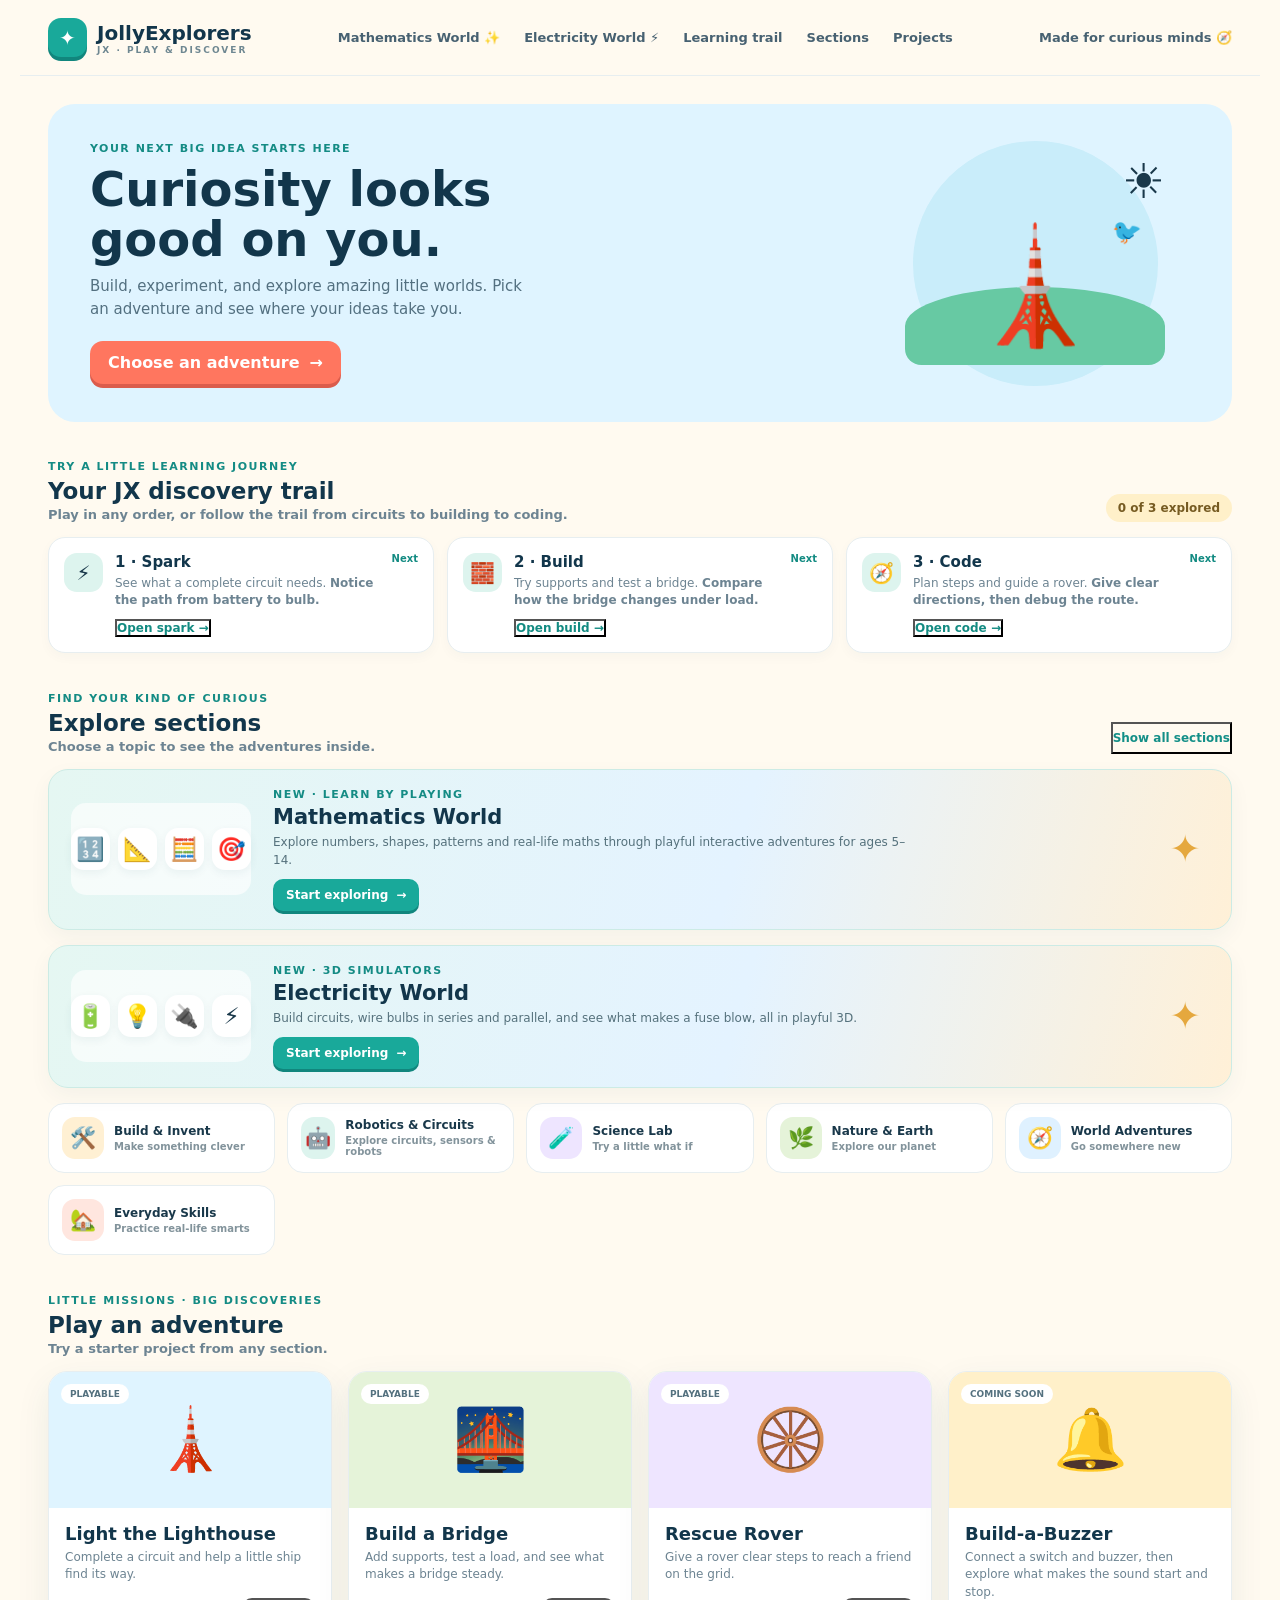
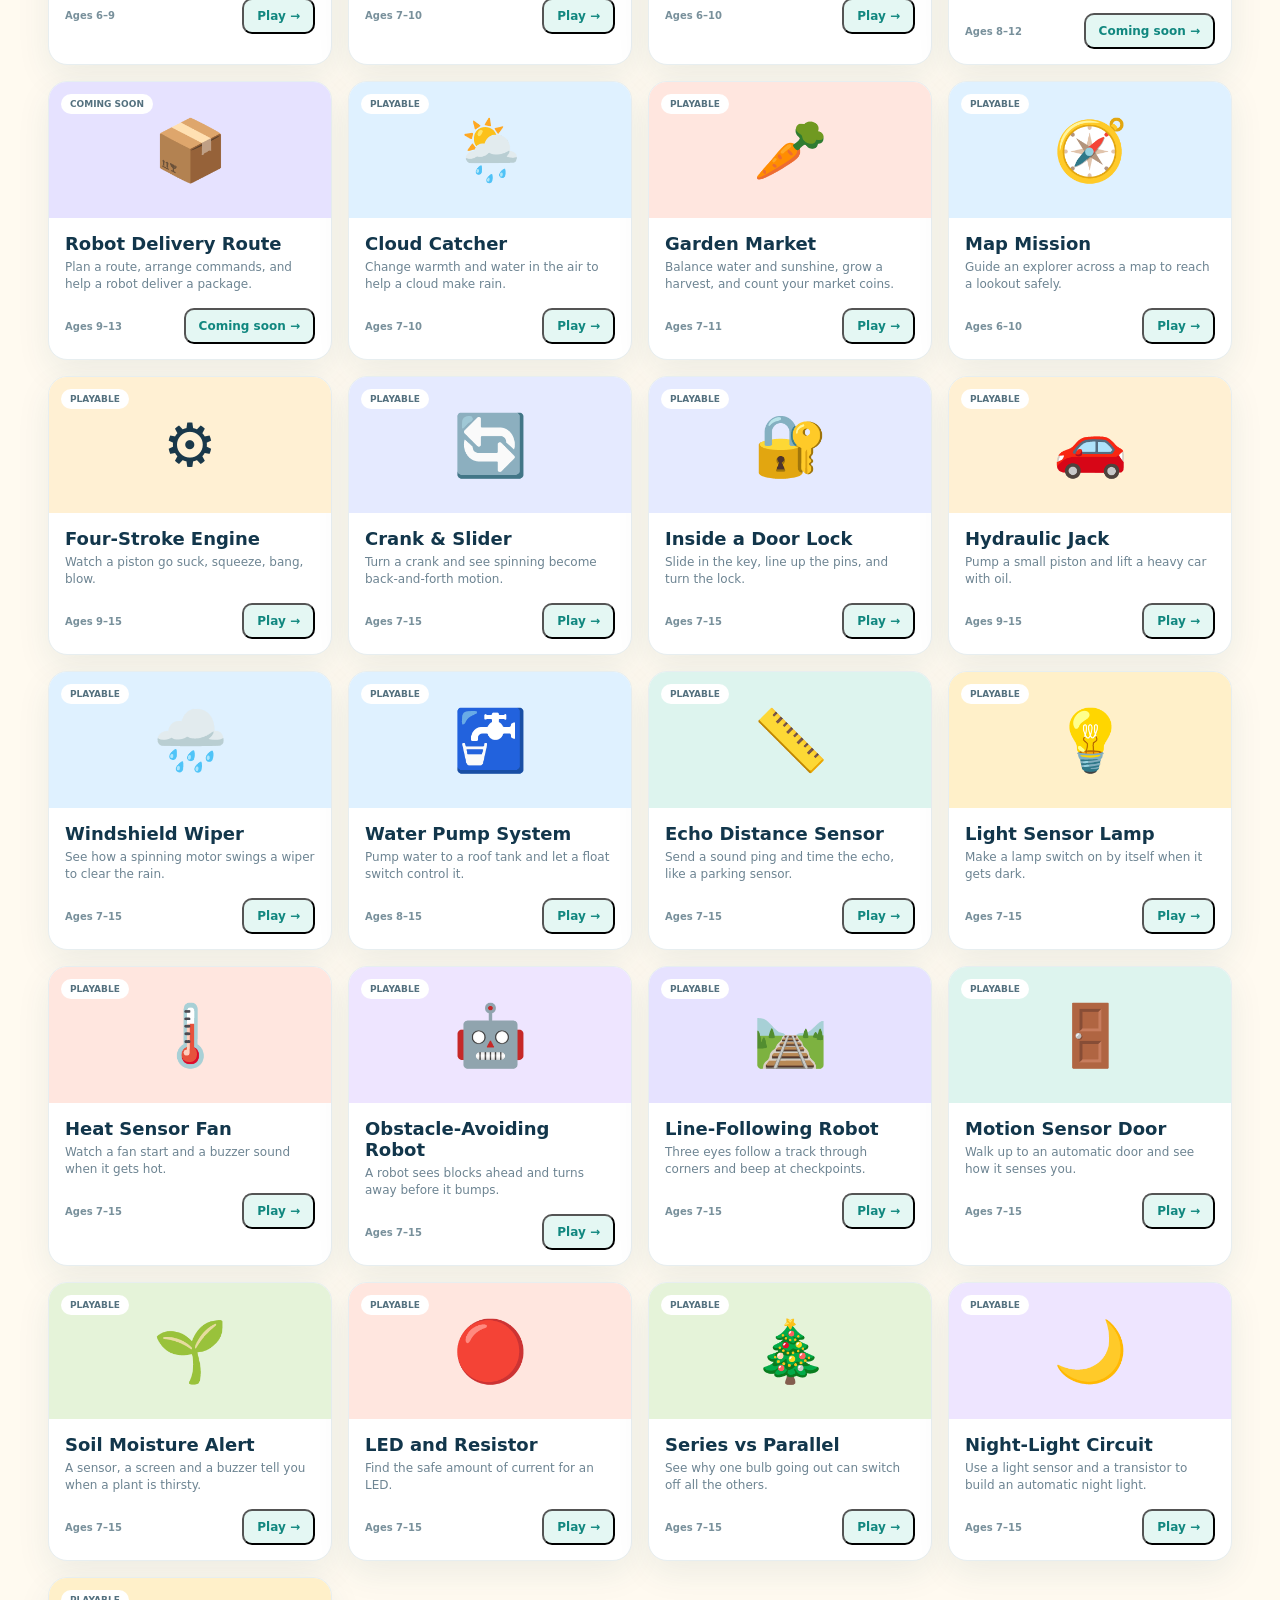
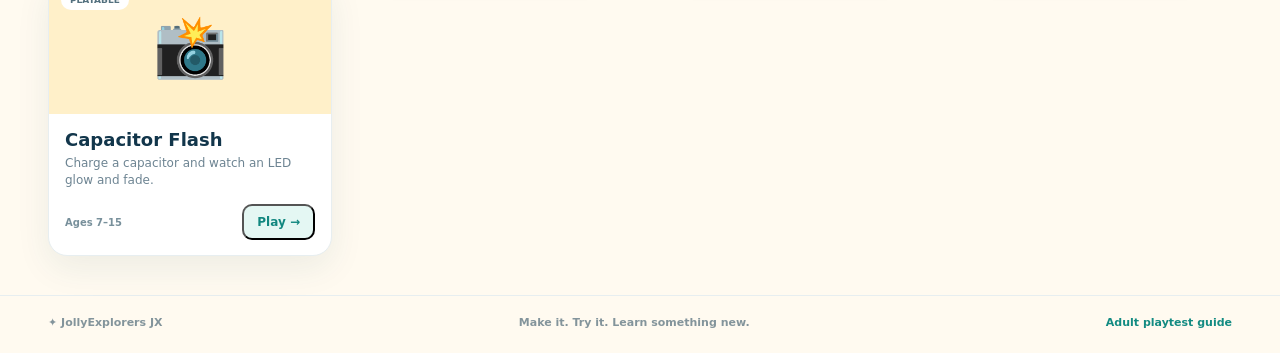
<file: index.html>
<!doctype html>
<html lang="en">
<head>
<meta charset="utf-8"><meta name="viewport" content="width=device-width, initial-scale=1"><meta name="theme-color" content="#fffaf0">
<title>JollyExplorers JX — Play & Discover</title><link rel="stylesheet" href="styles.css?v=mathworld-card-v2">
<script defer src="simulators/lighthouse.js"></script><script defer src="simulators/bridge.js"></script><script defer src="simulators/rover.js"></script><script defer src="simulators/extra.js?v=7eebf31"></script><script defer src="simulators/mechanics.js?v=mechanics1"></script><script defer src="app.js?v=mechanics5"></script>
</head>
<body>
<header class="site-header wrap"><a class="brand" href="#top" aria-label="JollyExplorers home"><span class="brand-mark">✦</span><span>JollyExplorers<small>JX · PLAY & DISCOVER</small></span></a><nav aria-label="Main navigation"><a href="mathematics/">Mathematics World ✨</a><a href="Electricity/">Electricity World ⚡</a><a href="#trail">Learning trail</a><a href="#explore">Sections</a><a href="#projects">Projects</a></nav><span class="header-note">Made for curious minds <span aria-hidden="true">🧭</span></span></header>
<main id="top" class="wrap">
<section class="hero" aria-labelledby="hero-title"><div class="hero-copy"><p class="eyebrow">Your next big idea starts here</p><h1 id="hero-title">Curiosity looks<br>good on you.</h1><p class="hero-lede">Build, experiment, and explore amazing little worlds. Pick an adventure and see where your ideas take you.</p><a class="button button-coral" href="#projects">Choose an adventure <span aria-hidden="true">→</span></a></div><div class="hero-art" aria-hidden="true"><span class="sun">☀️</span><span class="bird">🐦</span><span class="island"></span><span class="lighthouse">🗼</span></div></section>
<section id="trail" class="trail-section" aria-labelledby="trail-title"><div class="section-heading"><div><p class="eyebrow">Try a little learning journey</p><h2 id="trail-title">Your JX discovery trail</h2><p>Play in any order, or follow the trail from circuits to building to coding.</p></div><span id="trail-progress" class="progress-pill" aria-live="polite">0 of 3 explored</span></div><div class="trail-grid" id="trail-cards"></div></section>
<section id="explore" class="section" aria-labelledby="section-title"><div class="section-heading"><div><p class="eyebrow">Find your kind of curious</p><h2 id="section-title">Explore sections</h2><p>Choose a topic to see the adventures inside.</p></div><button id="show-all" class="text-button" type="button">Show all sections</button></div><a class="math-feature-card" href="mathematics/" aria-label="Open Mathematics World">
<div class="math-feature-art" aria-hidden="true"><span>🔢</span><span>📐</span><span>🧮</span><span>🎯</span></div>
<div class="math-feature-copy"><p class="eyebrow">NEW · LEARN BY PLAYING</p><h3>Mathematics World</h3><p>Explore numbers, shapes, patterns and real-life maths through playful interactive adventures for ages 5–14.</p><span class="math-feature-cta">Start exploring <span aria-hidden="true">→</span></span></div>
<div class="math-feature-spark" aria-hidden="true">✦</div>
</a>
<a class="math-feature-card" href="Electricity/" aria-label="Open Electricity World">
<div class="math-feature-art" aria-hidden="true"><span>🔋</span><span>💡</span><span>🔌</span><span>⚡</span></div>
<div class="math-feature-copy"><p class="eyebrow">NEW · 3D SIMULATORS</p><h3>Electricity World</h3><p>Build circuits, wire bulbs in series and parallel, and see what makes a fuse blow, all in playful 3D.</p><span class="math-feature-cta">Start exploring <span aria-hidden="true">→</span></span></div>
<div class="math-feature-spark" aria-hidden="true">✦</div>
</a>
<div class="category-grid" id="category-grid"></div></section>
<section id="projects" class="section" aria-labelledby="projects-title"><div class="section-heading"><div><p class="eyebrow">Little missions · big discoveries</p><h2 id="projects-title">Play an adventure</h2><p id="project-description">Try a starter project from any section.</p></div><button id="clear-filter" class="text-button hidden" type="button">Clear filter</button></div><div class="project-grid" id="project-grid"></div></section>
</main>
<footer class="site-footer"><div class="wrap footer-inner"><span>✦ JollyExplorers JX</span><span>Make it. Try it. Learn something new.</span><a href="playtest-guide.md">Adult playtest guide</a></div></footer>
<dialog id="simulator-dialog" class="simulator-dialog" aria-labelledby="simulator-title"><div class="dialog-header"><div><p class="eyebrow" id="simulator-category">JX adventure</p><h2 id="simulator-title">Project title</h2></div><button class="icon-button" id="close-dialog" type="button" aria-label="Close">×</button></div><div id="simulator-content"></div></dialog>
</body></html>
</file>
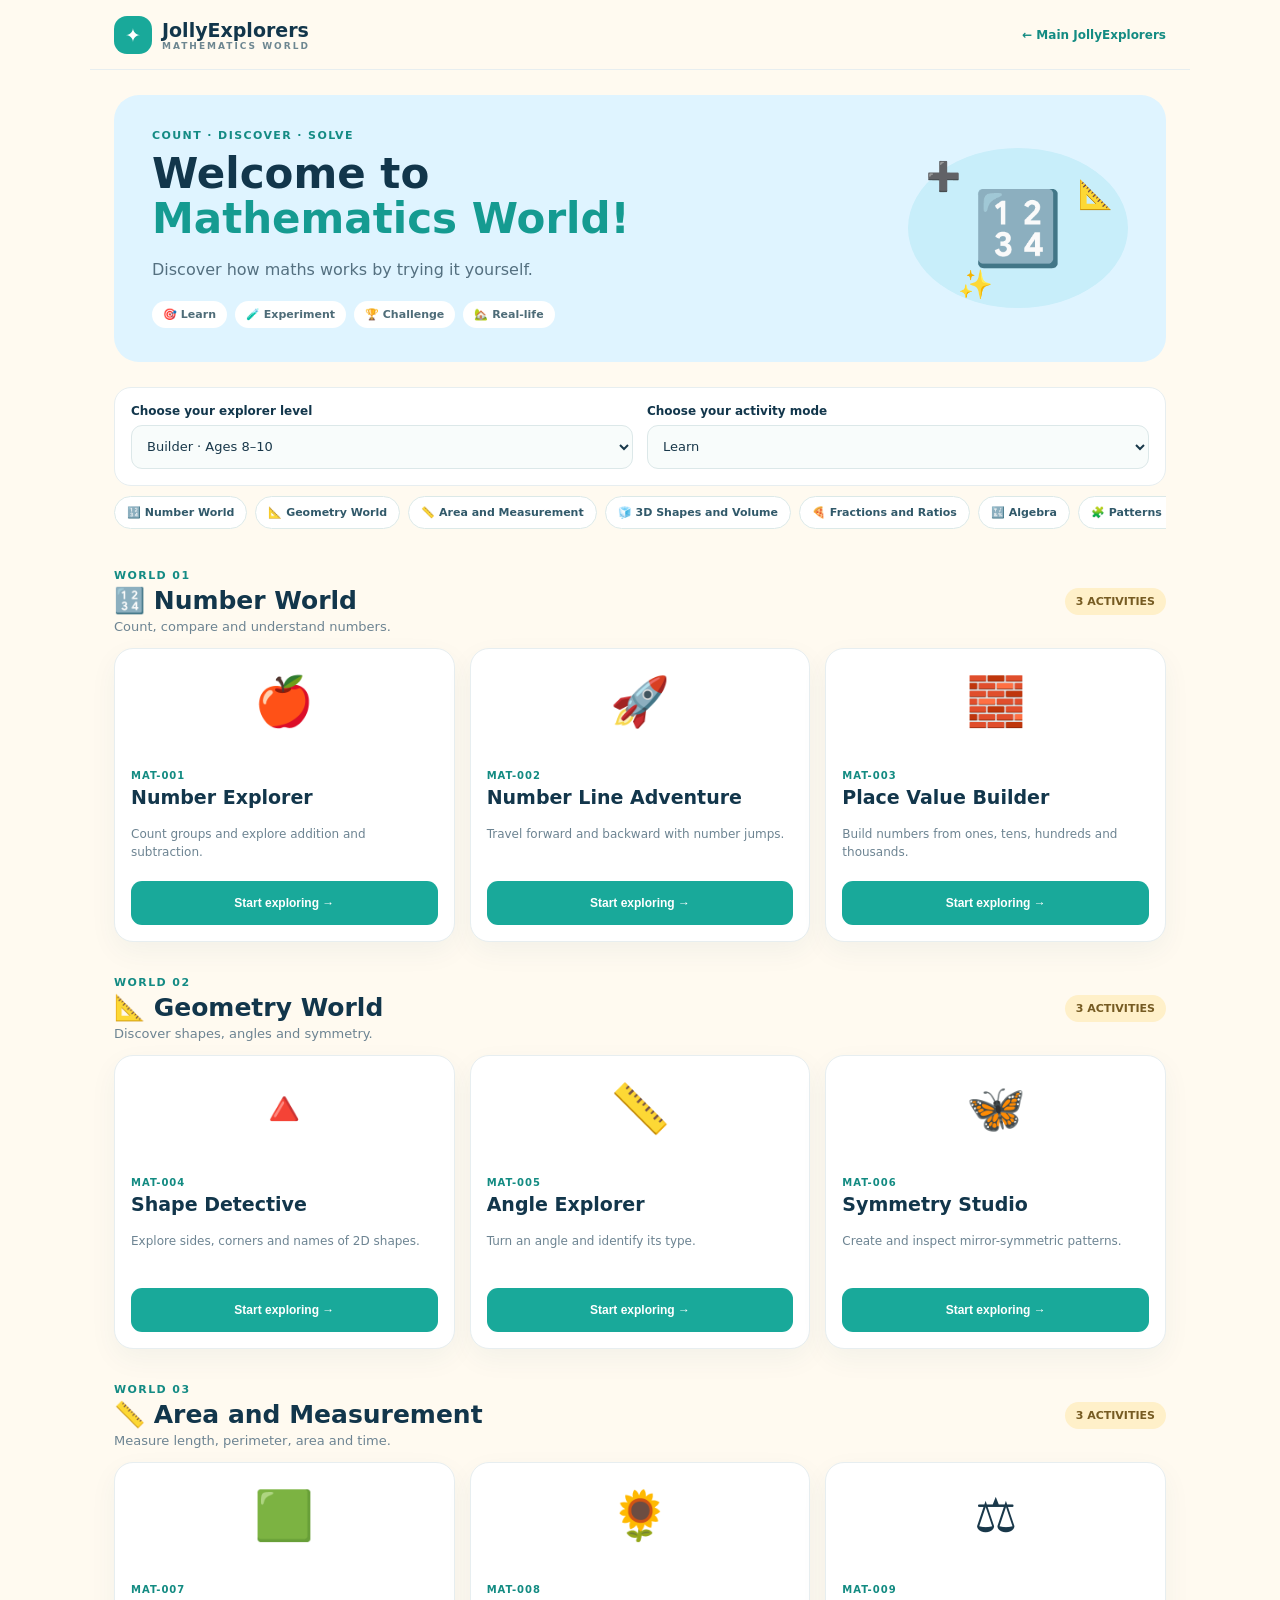
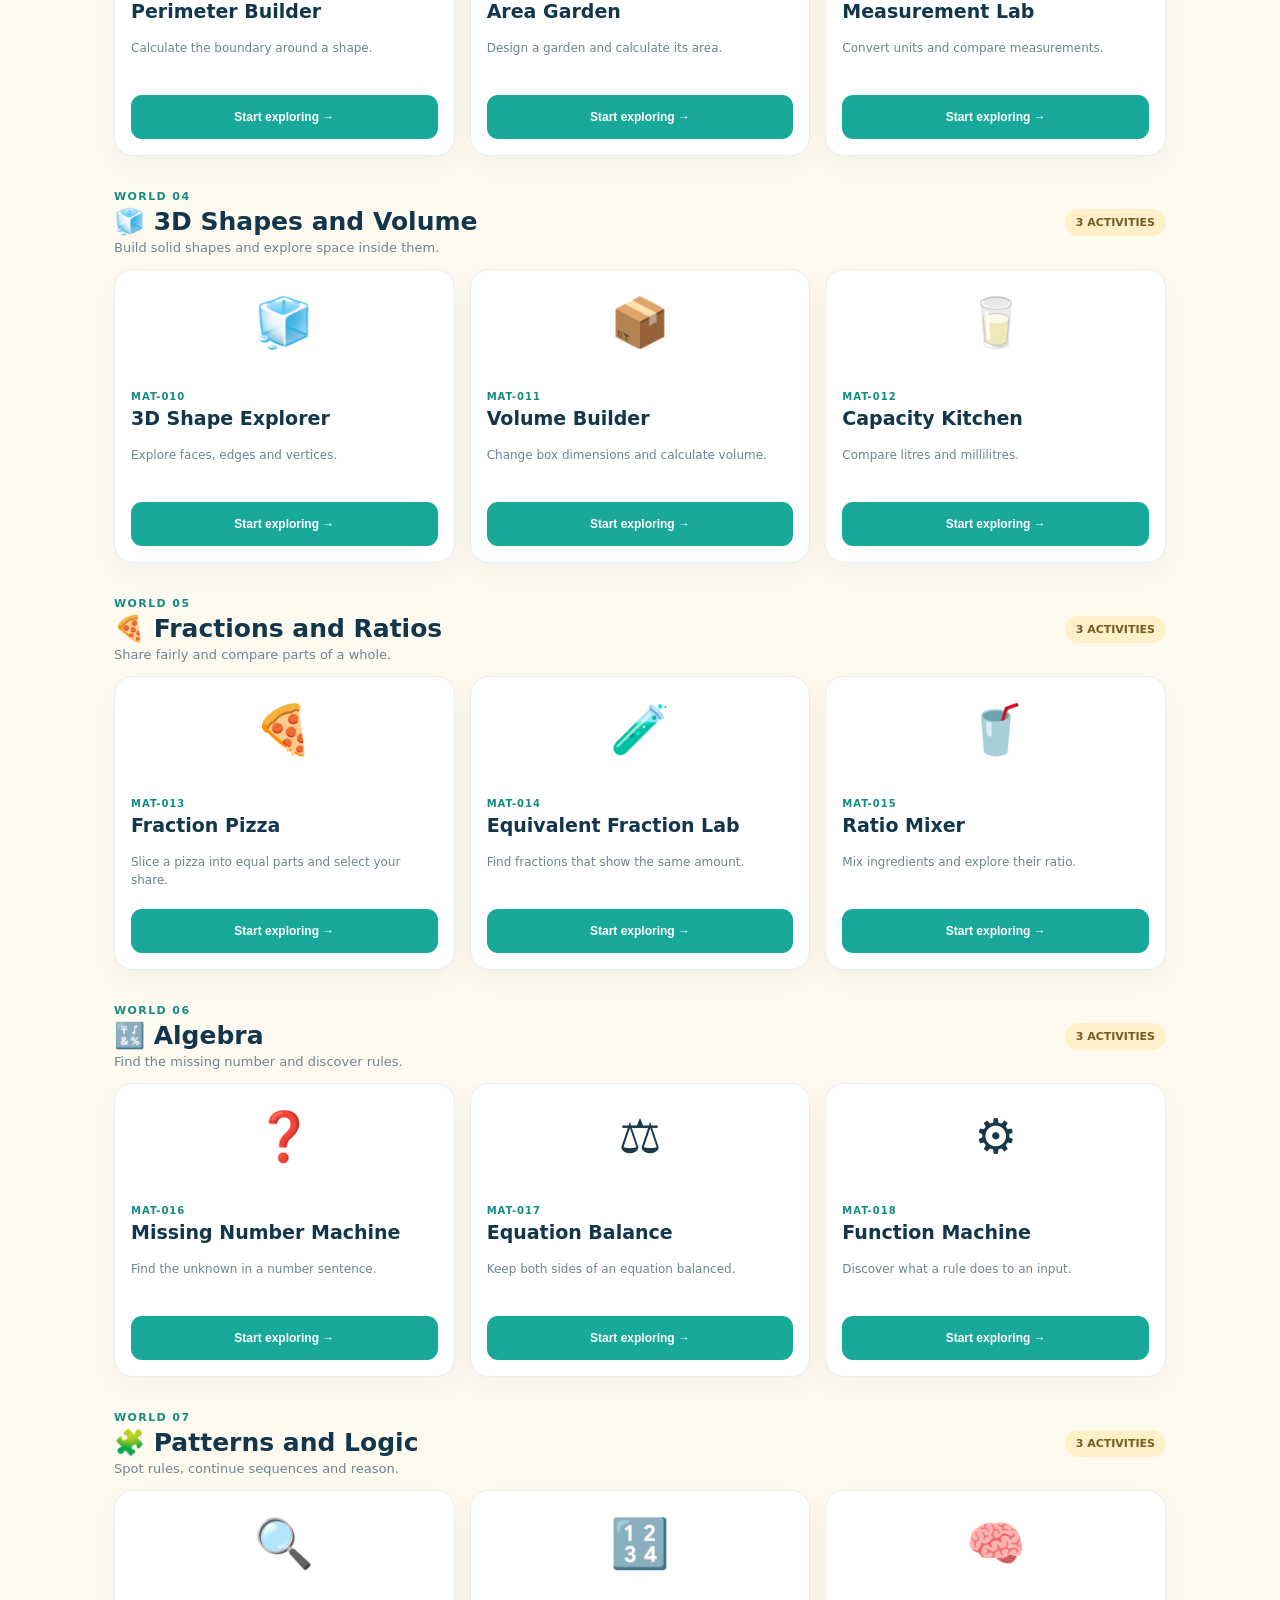
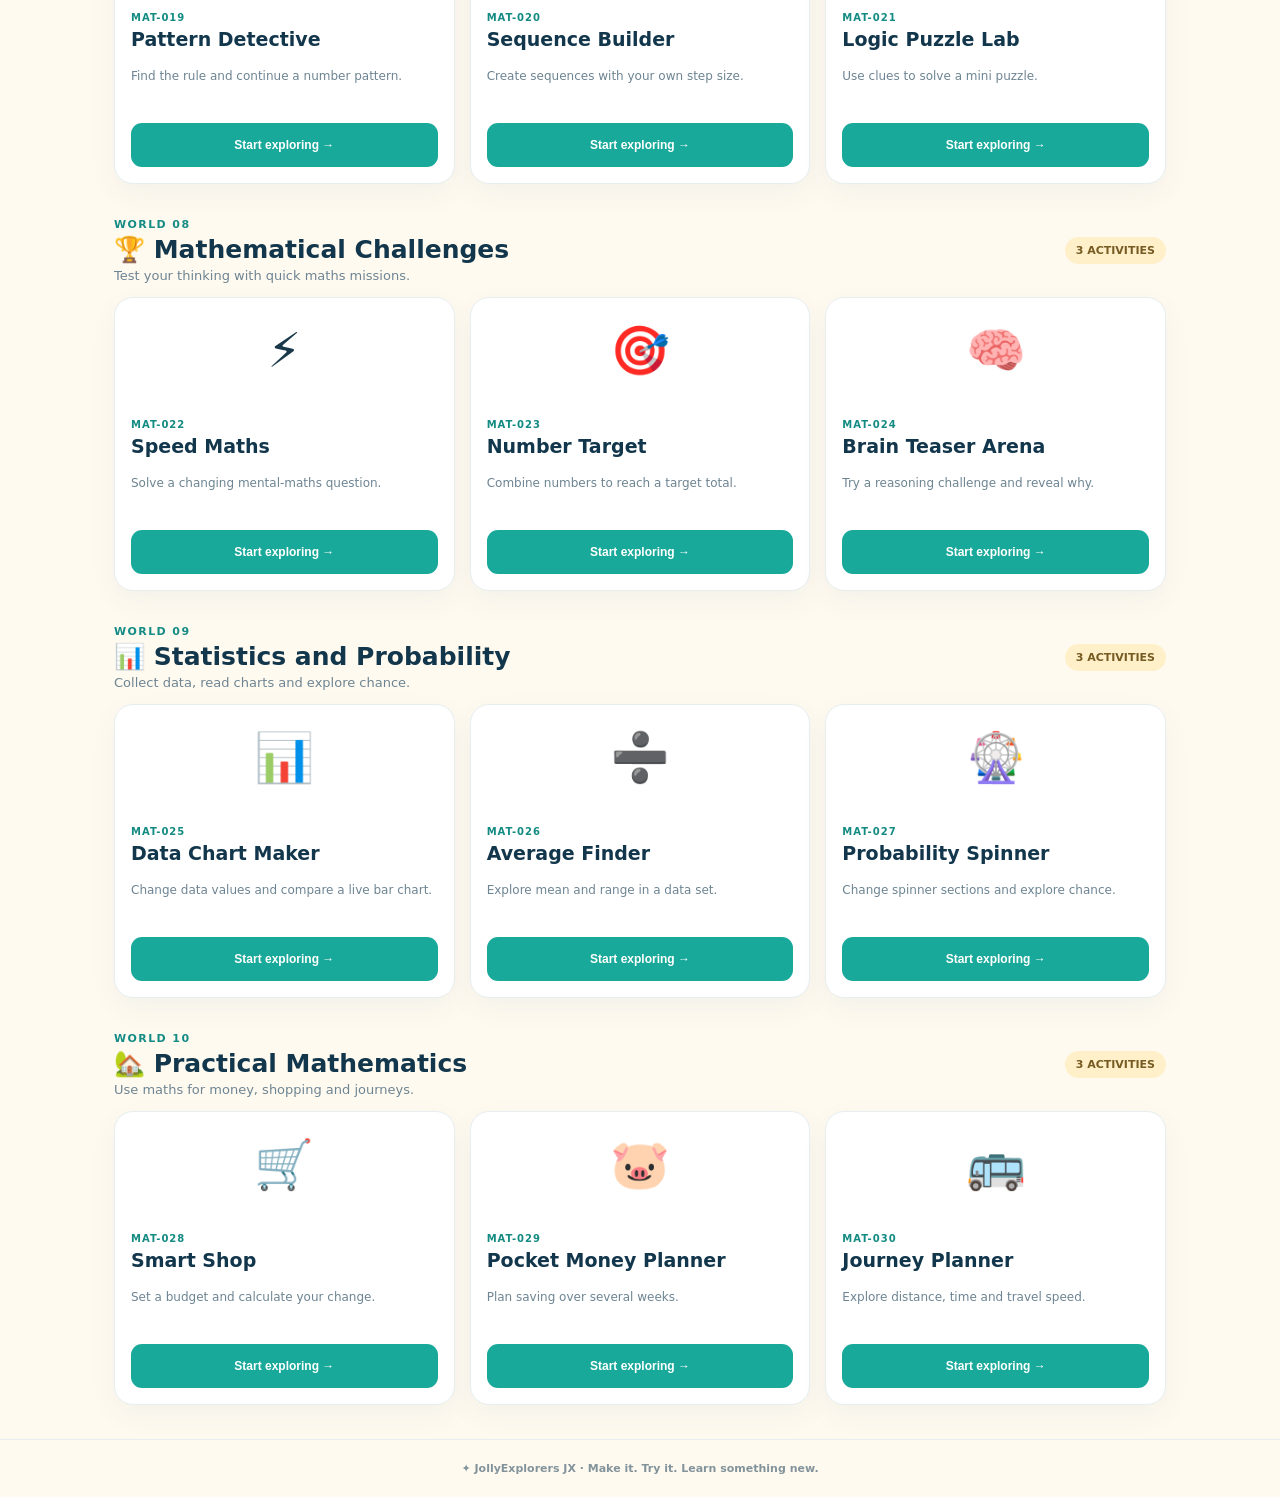
<file: mathematics/index.html>
<!doctype html>
<html lang="en">
<head>
<meta charset="utf-8">
<meta name="viewport" content="width=device-width, initial-scale=1">
<meta name="theme-color" content="#fffaf0">
<meta name="description" content="Discover how maths works by trying it yourself with JollyExplorers Mathematics World.">
<title>Mathematics World | JollyExplorers</title>
<link rel="stylesheet" href="mathematics.css?v=geometry3d3">
<script defer src="mathematics.js?v=geometry3d3"></script>
</head>
<body>
<header class="topbar"><a class="brand" href="../index.html"><span class="brand-mark">✦</span><span>JollyExplorers<small>MATHEMATICS WORLD</small></span></a><a class="back-link" href="../index.html">← Main JollyExplorers</a></header>
<main class="wrap">
<section class="hero"><div><p class="eyebrow">Count · discover · solve</p><h1>Welcome to<br><span>Mathematics World!</span></h1><p>Discover how maths works by trying it yourself.</p><div class="hero-chips"><span>🎯 Learn</span><span>🧪 Experiment</span><span>🏆 Challenge</span><span>🏡 Real-life</span></div></div><div class="hero-art" aria-hidden="true">🔢<span>➕</span><span>📐</span><span>✨</span></div></section>
<section class="controls"><div><label for="age">Choose your explorer level</label><select id="age"><option value="young">Explorer · Ages 5–7</option><option value="builder" selected>Builder · Ages 8–10</option><option value="inventor">Inventor · Ages 11–14</option></select></div><div><label for="mode">Choose your activity mode</label><select id="mode"><option value="learn">Learn</option><option value="experiment">Experiment</option><option value="challenge">Challenge</option><option value="real">Real-life</option></select></div></section>
<nav class="world-nav" id="world-nav" aria-label="Mathematics sections"></nav>
<div id="catalogue"></div>
</main>
<div class="modal" id="modal" hidden><section class="dialog" role="dialog" aria-modal="true" aria-labelledby="dialog-title"><div class="dialog-head"><div><p class="eyebrow" id="dialog-id">MAT-001</p><h2 id="dialog-title">Activity</h2></div><button class="close" id="close" aria-label="Close">×</button></div><div id="activity"></div></section></div>
<footer>✦ JollyExplorers JX · Make it. Try it. Learn something new.</footer>
</body></html>
</file>
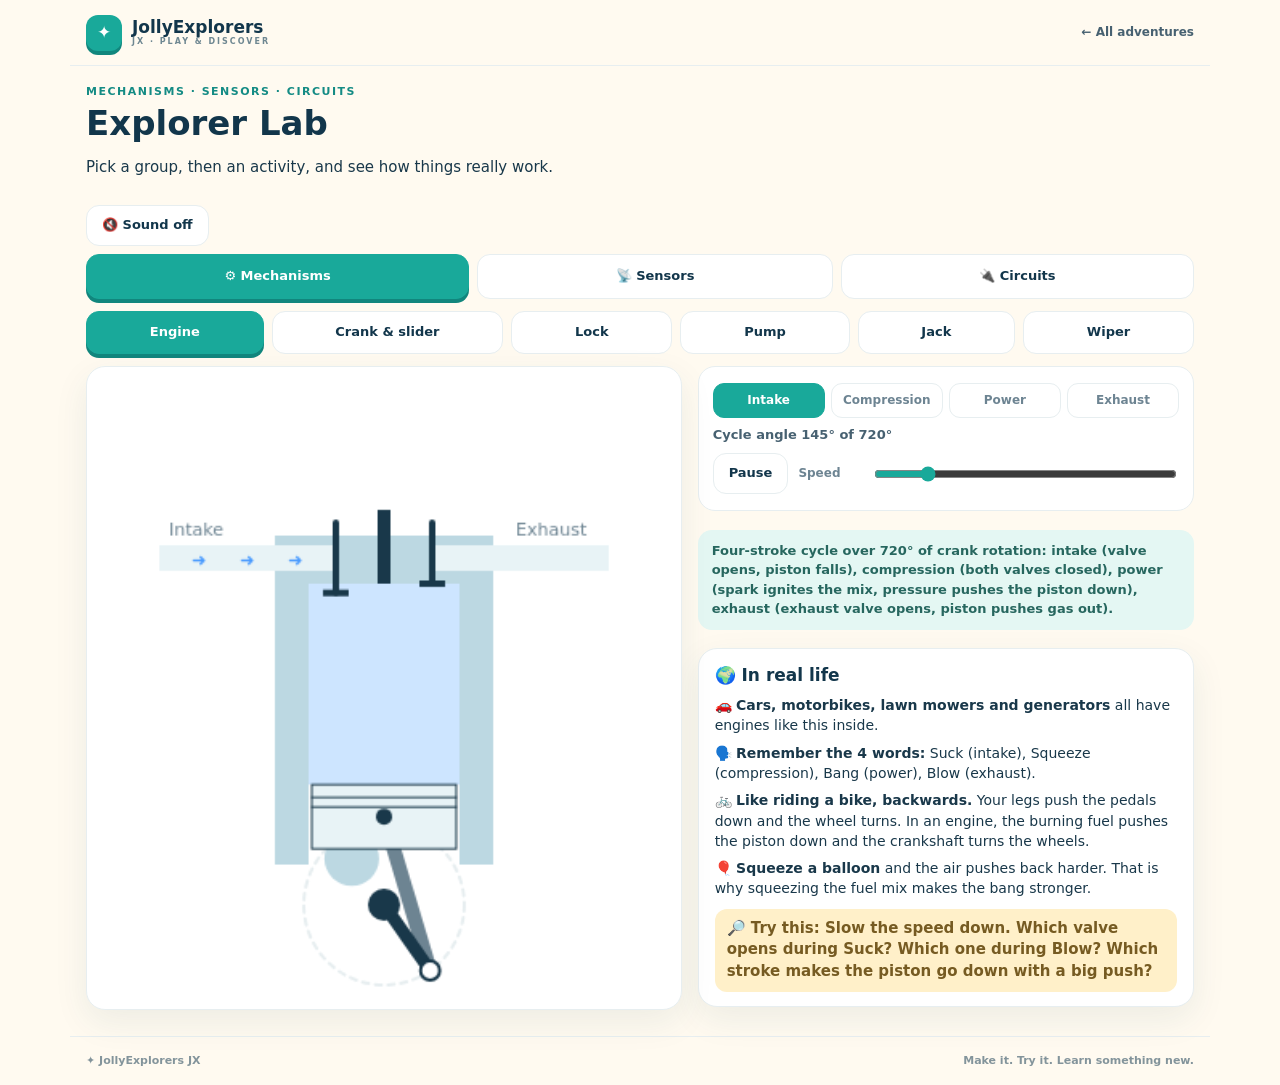
<file: lab.html>
<!DOCTYPE html>
<html lang="en"><head><meta charset="utf-8">
<meta name="viewport" content="width=device-width, initial-scale=1, viewport-fit=cover">
<title>JollyExplorers JX — Explorer Lab</title><meta name="theme-color" content="#fffaf0">
<style>
:root{--bg:#fffaf0;--card:#fff;--fg:#19384a;--navy:#12364b;--mut:#6d8492;--line:#e7eef0;--acc:#19a99a;--blk:#bcd8e2;--blk2:#e8f3f6;--coral:#ff765f;--yellow:#fff0c9;--green:#e4f7f3;--shadow:0 12px 34px #18485a14;color-scheme:light;
box-sizing:border-box;padding-top:env(safe-area-inset-top,0px);padding-bottom:env(safe-area-inset-bottom,0px)}
html{scroll-padding-top:env(safe-area-inset-top,0px)}
*{box-sizing:border-box}
body{margin:0;background:var(--bg);color:var(--fg);font:15px/1.45 Nunito,"Trebuchet MS",system-ui,sans-serif}
.w{max-width:640px;margin:0 auto;padding:0 16px 8px}
.top{max-width:640px;margin:0 auto;height:66px;padding:0 16px;display:flex;align-items:center;justify-content:space-between;border-bottom:1px solid var(--line)}
.brand{display:flex;align-items:center;gap:10px;color:var(--navy);font-weight:900;font-size:17px;text-decoration:none;line-height:1.1}
.mark{display:grid;place-items:center;width:36px;height:36px;border-radius:12px;background:var(--acc);color:#fff;box-shadow:0 4px #11867d}
.brand small{display:block;color:#6e8791;font-size:8px;letter-spacing:2px;margin-top:2px}
.back{color:#476171;text-decoration:none;font-size:12px;font-weight:900}
.intro{padding:18px 0 12px}
.eyebrow{margin:0;color:#148b84;font-size:11px;font-weight:900;letter-spacing:1.5px;text-transform:uppercase}
.intro h1{margin:6px 0 4px;color:var(--navy);font-size:30px;line-height:1.05}
.intro p:last-child{margin:0;color:#537080;font-size:13px;font-weight:700}
.tabs{display:flex;flex-wrap:wrap;gap:8px;margin-bottom:12px}
.tabs button{flex:1;min-width:22%;padding:10px 4px;border:1px solid var(--line);background:#fff;color:var(--navy);border-radius:13px;font:inherit;font-size:12px;font-weight:900;cursor:pointer}
.tabs button.on{background:var(--acc);border-color:var(--acc);color:#fff;box-shadow:0 4px #11867d}
#grp button{font-size:13px;padding:12px 4px}
.card{background:#fff;border:1px solid var(--line);border-radius:19px;padding:8px;box-shadow:var(--shadow)}
canvas{width:100%;height:auto;max-height:78vh;object-fit:contain;display:block}
.ctl{display:none;margin-top:12px;background:#fff;border:1px solid var(--line);border-radius:17px;padding:8px 14px}
.ctl.on{display:block}
.row{display:flex;align-items:center;gap:10px;margin:8px 0;flex-wrap:wrap}
.row label{font-size:12px;font-weight:900;color:var(--mut);min-width:64px}
.row input[type=range]{flex:1;min-width:120px;accent-color:var(--acc)}
.b{padding:10px 15px;border:1px solid var(--line);background:#fff;color:var(--navy);border-radius:13px;font:inherit;font-size:13px;font-weight:900;cursor:pointer}
.b.on{background:var(--acc);border-color:var(--acc);color:#fff;box-shadow:0 3px #11867d}
.b.p{background:var(--coral);border-color:var(--coral);color:#fff;box-shadow:0 3px #db5c4c}
.chips{display:flex;gap:6px;margin:8px 0}
.chips span{flex:1;text-align:center;font-size:12px;font-weight:900;padding:8px 2px;border-radius:11px;border:1px solid var(--line);color:var(--mut)}
.chips span.on{background:var(--acc);color:#fff;border-color:var(--acc)}
.rd{font-size:13px;font-weight:800;color:#476171;margin:6px 0}
#info{margin-top:12px;padding:11px 14px;border-radius:14px;background:var(--green);color:#27675f;font-size:13px;line-height:1.5;font-weight:700}
#msg{font-weight:900;margin:8px 0;min-height:22px;color:var(--navy)}
.ex{margin-top:12px;background:#fff;border:1px solid var(--line);border-radius:19px;padding:14px 16px;box-shadow:var(--shadow)}
.ex h3{margin:0 0 6px;font-size:17px;color:var(--navy)}.ex p{margin:7px 0;font-size:14px}
.ex .try{background:var(--yellow);color:#765b22;border-radius:12px;padding:9px 12px;margin-top:10px;font-weight:700}
.foot{max-width:640px;margin:18px auto 0;padding:16px;border-top:1px solid var(--line);color:#83949b;font-size:11px;font-weight:800;display:flex;justify-content:space-between;gap:10px;flex-wrap:wrap}
.stage{display:block}
.more{display:none;margin:6px 0 0}.single .more{display:block}.more a{color:#148b84;font-size:12px;font-weight:900}
.single #grp,.single #tabs{display:none}
.single .intro{padding-bottom:6px}
@media(min-width:700px){.w,.top,.foot{max-width:780px}.tabs button{flex:1 1 auto;min-width:90px;font-size:13px;padding:11px 12px}.intro h1{font-size:34px}}
@media(min-width:1000px){.w,.top,.foot{max-width:1140px}.stage{display:grid;grid-template-columns:minmax(0,1.2fr) minmax(0,1fr);gap:16px;align-items:start}.stage>.card{grid-column:1;grid-row:1/span 3;position:sticky;top:12px}.stage>.ctl,.stage>#info,.stage>.ex{grid-column:2;margin-top:0}}
@media(pointer:coarse){.row input[type=range]{height:34px}.b{padding:12px 16px}}
@media(max-width:380px){.intro h1{font-size:26px}.back{font-size:11px}.tabs button{font-size:11px}}
.embed .top,.embed .intro,.embed .foot{display:none}.embed .w{padding-top:8px}
</style></head><body>
<header class="top"><a class="brand" href="./"><span class="mark">✦</span><span>JollyExplorers<small>JX · PLAY &amp; DISCOVER</small></span></a><a class="back" href="./#projects">← All adventures</a></header>
<div class="w"><div class="intro"><p class="eyebrow" id="ie">Mechanisms · Sensors · Circuits</p><h1 id="ih">Explorer Lab</h1><p id="ip">Pick a group, then an activity, and see how things really work.</p><p class="more"><a href="#" id="seeall">See all activities</a></p></div>
<div class="row" style="margin:0 0 8px"><button class="b" id="snd" onclick="togSnd()">🔇 Sound off</button></div>
<div class="tabs" id="grp"><button>⚙️ Mechanisms</button><button>📡 Sensors</button><button>🔌 Circuits</button></div>
<div class="tabs" id="tabs"><button>Engine</button><button>Crank &amp; slider</button><button>Lock</button><button>Distance</button><button>Light</button><button>Heat</button><button>Avoid</button><button>Line</button><button>Door</button><button>Pump</button><button>Jack</button><button>Wiper</button><button>Soil</button><button>LED</button><button>Series</button><button>Night</button><button>Cap</button></div>
<div class="stage"><div class="card"><canvas id="cv"></canvas></div>

<div class="ctl" id="p0">
 <div class="chips" id="chips"><span>Intake</span><span>Compression</span><span>Power</span><span>Exhaust</span></div>
 <div class="rd" id="r0"></div>
 <div class="row"><button class="b pp" onclick="tp()">Pause</button><label>Speed</label><input type="range" id="s0" min="5" max="100" value="20"></div>
</div>
<div class="ctl" id="p1">
 <div class="rd" id="r1"></div>
 <div class="row"><button class="b pp" onclick="tp()">Pause</button><label>Speed</label><input type="range" id="s1" min="5" max="100" value="20"></div>
 <div class="row"><label>Crank r</label><input type="range" id="cr" min="20" max="70" value="50"></div>
 <div class="row"><label>Rod L</label><input type="range" id="cl" min="90" max="200" value="130"></div>
</div>
<div class="ctl" id="p2">
 <div class="row"><button class="b on" id="k0" onclick="setKey(0)">Correct key</button><button class="b" id="k1" onclick="setKey(1)">Wrong key</button></div>
 <div class="row"><label>Insert key</label><input type="range" id="ins" min="0" max="100" value="0"></div>
 <div class="row"><button class="b" onclick="auto()">Auto insert / remove</button><button class="b p" onclick="turn()">Turn key</button></div>
 <div id="msg"></div>
</div>
<div class="ctl" id="p3">
 <div class="rd" id="r3"></div>
 <div class="row"><label>Distance</label><input type="range" id="d3" min="5" max="200" value="100"></div>
</div>
<div class="ctl" id="p4">
 <div class="rd" id="r4"></div>
 <div class="row"><label>Sunlight</label><input type="range" id="l4" min="0" max="100" value="80"></div>
 <div class="row"><label>Lamp on below</label><input type="range" id="t4" min="0" max="100" value="35"></div>
</div>
<div class="ctl" id="p5">
 <div class="rd" id="r5"></div>
 <div class="row"><label>Temperature</label><input type="range" id="t5" min="0" max="60" value="22"></div>
 <div class="row"><label>Fan on above</label><input type="range" id="th5" min="15" max="45" value="30"></div>
</div>
<div class="ctl" id="p6">
 <div class="rd" id="r6"></div>
 <div class="row"><button class="b pp" onclick="tp()">Pause</button><label>Sees up to</label><input type="range" id="rg6" min="30" max="100" value="60"></div>
</div>
<div class="ctl" id="p7">
 <div class="rd" id="r7"></div>
 <div class="row"><button class="b pp" onclick="tp()">Pause</button><label>Speed</label><input type="range" id="sp7" min="30" max="120" value="55"><button class="b" onclick="resetLine()">Reset</button></div>
</div>
<div class="ctl" id="p8">
 <div class="rd" id="r8"></div>
 <div class="row"><label>Walk sideways</label><input type="range" id="px8" min="0" max="100" value="10"></div>
 <div class="row"><label>Near to far</label><input type="range" id="py8" min="0" max="100" value="90"></div>
</div>
<div class="ctl" id="p9">
 <div class="rd" id="r9"></div>
 <div class="row"><label>Pump power</label><input type="range" id="pw9" min="0" max="100" value="60"></div>
 <div class="row"><label>Tap open</label><input type="range" id="tp9" min="0" max="100" value="40"></div>
</div>
<div class="ctl" id="p10">
 <div class="rd" id="r10"></div>
 <div class="row"><label>Push handle</label><input type="range" id="hv" min="0" max="100" value="0"></div>
 <div class="row"><label>Big ÷ small</label><input type="range" id="rt" min="2" max="12" value="4"></div>
 <div class="row"><button class="b" onclick="sx.ap=!sx.ap;this.classList.toggle('on',sx.ap)">Auto pump</button><button class="b" onclick="sx.rel=1">Release valve</button></div>
</div>
<div class="ctl" id="p11">
 <div class="rd" id="r11"></div>
 <div class="row"><button class="b pp" onclick="tp()">Pause</button><label>Speed</label><input type="range" id="sw11" min="5" max="100" value="50"></div>
 <div class="row"><label>Rain</label><input type="range" id="rn11" min="0" max="100" value="50"></div>
</div>
<div class="ctl" id="p12">
 <div class="rd" id="r12"></div>
 <div class="row"><label>Soil wetness</label><input type="range" id="ms12" min="0" max="100" value="60"></div>
 <div class="row"><label>Alarm below</label><input type="range" id="al12" min="10" max="60" value="30"></div>
 <div class="row"><button class="b p" onclick="sx.mo=Math.min(100,sx.mo+25);sx.wt=1;sx.wn=1">💧 Water plant</button><button class="b pp" onclick="tp()">Pause</button></div>
</div>
<div class="ctl" id="p13">
 <div class="rd" id="r13"></div>
 <div class="row"><label>Battery V</label><input type="range" id="v13" min="1" max="12" value="9"></div>
 <div class="row"><label>Resistor Ω</label><input type="range" id="rs13" min="50" max="1000" value="330"></div>
 <div class="row"><button class="b" onclick="sx.burn=0">Replace LED</button></div>
</div>
<div class="ctl" id="p14">
 <div class="rd" id="r14"></div>
 <div class="row"><button class="b on" id="m0" onclick="setPar(false)">Series</button><button class="b" id="m1" onclick="setPar(true)">Parallel</button><button class="b" onclick="sx.b1=!sx.b1;this.classList.toggle('on',sx.b1)">Remove bulb 1</button></div>
</div>
<div class="ctl" id="p15">
 <div class="rd" id="r15"></div>
 <div class="row"><label>Light</label><input type="range" id="l15" min="0" max="100" value="80"></div>
 <div class="row"><label>Sensitivity R</label><input type="range" id="rs15" min="5" max="100" value="40"></div>
</div>
<div class="ctl" id="p16">
 <div class="rd" id="r16"></div>
 <div class="row"><button class="b on" id="c0" onclick="setSw(0)">Charge</button><button class="b" id="c1" onclick="setSw(1)">Discharge</button></div>
 <div class="row"><label>Resistor kΩ</label><input type="range" id="rc16" min="1" max="100" value="20"></div>
 <div class="row"><label>Capacitor µF</label><input type="range" id="cc16" min="100" max="2000" value="470"></div>
</div>
<div id="info"></div><div class="ex" id="ex"></div></div>
</div>
<footer class="foot"><span>✦ JollyExplorers JX</span><span>Make it. Try it. Learn something new.</span></footer>
<script>
const $=id=>document.getElementById(id),cv=$('cv'),g=cv.getContext('2d'),W=360,dpr=Math.min(window.devicePixelRatio||1,2);
let H=390,tab=0,playing=true,last=0,col={};
const st={eng:{phi:0,spd:20},cs:{a:0,spd:20,r:50,L:130},lk:{t:0,tgt:null,key:0,turn:0,turnTgt:0,shake:0,msg:'Slide the key in, then press Turn key.'}};
const hs=[390,300,290,300,300,300,300,300,300,300,300,320,300,300,300,300,300];
const infos=[
"Four-stroke cycle over 720° of crank rotation: intake (valve opens, piston falls), compression (both valves closed), power (spark ignites the mix, pressure pushes the piston down), exhaust (exhaust valve opens, piston pushes gas out).",
"A crank converts rotation into straight-line motion. The slider is fastest mid-stroke and stops at the dead centres. Its travel is always 2 × crank radius. The curve below shows slider position against crank angle.",
"Each pin stack has a driver pin and a key pin. Only the correct key lifts every key pin so the gap between pins sits exactly on the shear line. Then the plug is free to turn.",
"An ultrasonic sensor sends out a high-pitched sound you can’t hear, then listens for the echo. The longer the echo takes, the farther away the object is.",
"A light sensor (LDR) is a resistor whose resistance drops when light hits it. A small circuit turns that into a number, and a rule decides when to switch the lamp on.",
"A thermistor is a resistor whose resistance changes with temperature. The controller reads it and switches the fan on when it gets too hot. The hotter it is, the faster the fan spins.",
"This robot mixes a sensor with a simple program: if the ultrasonic sensor sees something closer than its range, stop and turn. Otherwise drive forward. Sense, think, act.",
"A line-following robot has three infrared (IR) sensors that look down at the floor. A dark line absorbs light and a bright floor reflects it. If the left sensor sees the line, steer left. If the right one sees it, steer right. Each green checkpoint it crosses makes a beep.",
"A PIR (passive infrared) sensor notices the heat of a body that moves. If you stand still, it stops noticing you after a moment, so the door closes again.",
"A water pump pulls water from a well and pushes it up a pipe into a tank on the roof. Gravity then sends it down to the taps. A float switch watches the level: pump ON when the tank is low, OFF when it is full.",
"A hydraulic jack uses oil. A small push on a small piston makes pressure, and that same pressure pushes on a big piston, so a small push can lift a heavy car. The trade-off: the big piston moves only a little each push.",
"A motor turns a small crank. A link rod pushes and pulls a short lever, which swings the wiper arm back and forth. One spinning motor becomes a sweeping motion.",
"A soil moisture sensor has two metal prongs. Wet soil carries electricity better than dry soil, so the controller can measure how wet it is, show it on the screen, and sound a buzzer when the plant needs water.",
"A resistor limits the current. Ohm’s law: current = (battery voltage − LED voltage) ÷ resistance. Too little resistance means too much current, and the LED burns out.",
"In a series circuit there is only one path, so the bulbs share the battery’s push. In a parallel circuit each bulb has its own path and gets the full push.",
"The LDR and a resistor share the battery voltage (a voltage divider). When it gets dark the LDR’s resistance rises, the voltage at the transistor’s base rises, and the transistor switches the LED on.",
"A capacitor stores electric charge like a small tank. It fills slowly through a resistor and empties through the LED, which glows and fades. A bigger resistor or capacitor makes it slower. (Time is sped up here.)"];
function size(h){H=h;cv.width=W*dpr;cv.height=H*dpr}
const exs=[
`<h3>🌍 In real life</h3>
<p>🚗 <b>Cars, motorbikes, lawn mowers and generators</b> all have engines like this inside.</p>
<p>🗣️ <b>Remember the 4 words:</b> Suck (intake), Squeeze (compression), Bang (power), Blow (exhaust).</p>
<p>🚲 <b>Like riding a bike, backwards.</b> Your legs push the pedals down and the wheel turns. In an engine, the burning fuel pushes the piston down and the crankshaft turns the wheels.</p>
<p>🎈 <b>Squeeze a balloon</b> and the air pushes back harder. That is why squeezing the fuel mix makes the bang stronger.</p>
<div class="try">🔎 <b>Try this:</b> Slow the speed down. Which valve opens during Suck? Which one during Blow? Which stroke makes the piston go down with a big push?</div>`,
`<h3>🌍 In real life</h3>
<p>🚂 <b>Steam trains:</b> the steel rod on the side of the wheel is a crank. It turns the wheel, and the piston slides in and out.</p>
<p>🧵 <b>Sewing machines:</b> the wheel spins and the needle goes up and down, up and down.</p>
<p>🚲 <b>Your legs on a bike:</b> your knees go up and down in a straight line while the pedals go round in a circle.</p>
<p>🪚 <b>Toy woodpeckers and jigsaws</b> use the same trick to turn spinning into back-and-forth.</p>
<div class="try">🔎 <b>Try this:</b> Make the crank bigger. Does the slider travel farther? Now make the rod longer. What changes on the graph?</div>`,
`<h3>🌍 In real life</h3>
<p>🏠 <b>Front doors, bike locks, lockers and padlocks</b> often use this kind of lock.</p>
<p>🧱 <b>Think of 5 towers of blocks.</b> Each tower is split into two pieces. The lock opens only when every split sits exactly on the red line, like a row of kids all standing on the same line.</p>
<p>🔑 <b>Why do keys look different?</b> The bumps on a key are different heights. Each bump lifts one tower to the perfect height. A different key means a different pattern, so it can’t open your lock.</p>
<div class="try">🔎 <b>Try this:</b> Use the wrong key first and see which pins jam (they turn orange). Then switch to the correct key and watch them all turn green. Only try real locks that belong to you!</div>`,
`<h3>🌍 In real life</h3>
<p>🦇 <b>Bats and dolphins</b> do this naturally. They squeak, listen for the echo, and know where things are, even in the dark.</p>
<p>🚗 <b>Car parking sensors</b> beep faster as you get closer to a wall. Robot vacuums use them too, so they don’t bump into chairs.</p>
<p>🏔️ <b>Shout in a canyon</b> and your voice comes back. A far wall means a longer wait for the echo.</p>
<div class="try">🔎 <b>Try this:</b> Slide the object closer and farther. What happens to the echo time? When do the bars turn red?</div>`,
`<h3>🌍 In real life</h3>
<p>🌃 <b>Street lamps</b> switch on by themselves when it gets dark. A light sensor on top tells them when.</p>
<p>📱 <b>Your phone or tablet</b> makes the screen brighter in sunshine and dimmer at night.</p>
<p>🛏️ <b>Night lights</b> glow only when the room is dark.</p>
<div class="try">🔎 <b>Try this:</b> Slide the sunlight down slowly. What happens to the resistance bar? Then change “Lamp on below” so the lamp turns on earlier or later.</div>`,
`<h3>🌍 In real life</h3>
<p>❄️ <b>Fridges and air conditioners</b> measure temperature and switch the cooling on and off for you.</p>
<p>💻 <b>Computers and game consoles</b> speed up their fans when they get hot.</p>
<p>🍞 <b>Ovens and toasters</b> use temperature sensors so food doesn’t burn.</p>
<div class="try">🔎 <b>Try this:</b> Heat the thermometer up past the red line. Does the fan spin faster at 50° than at 32°? Why is that useful?</div>`,
`<h3>🌍 In real life</h3>
<p>🧹 <b>Robot vacuums</b> drive around the room and turn when they sense a wall or a chair.</p>
<p>🚙 <b>Self-driving cars</b> use sensors to notice things in front and slow down.</p>
<p>🐜 <b>Ant feelers</b> work like this too. They feel what’s ahead and the ant changes direction.</p>
<p>🧠 <b>Sense → Think → Act:</b> sensor reads distance, program decides, motors turn.</p>
<div class="try">🔎 <b>Try this:</b> Make “Sees up to” bigger. Does the robot turn earlier? Make it small and watch how close it gets. The robot now checks its whole width, so its wheels never touch the blocks.</div>`,
`<h3>🌍 In real life</h3>
<p>🏭 <b>Warehouse robots</b> follow lines on the floor to carry boxes from shelf to shelf.</p>
<p>🍽️ <b>Restaurant delivery robots</b> and toy cars use the same trick.</p>
<p>👀 <b>The three red dots</b> on the robot’s front are its IR sensors. A light turns on when it sees the black line.</p>
<div class="try">🔎 <b>Try this:</b> Make the robot faster. Does it still stay on the line? Listen for the low buzz when it gets lost.</div>`,
`<h3>🌍 In real life</h3>
<p>🏬 <b>Shop doors</b> slide open when you walk up to them.</p>
<p>💡 <b>Hallway lights</b> switch on when someone walks by and off when nobody moves.</p>
<p>🔔 <b>Burglar alarms</b> use the same sensor to notice movement at night.</p>
<div class="try">🔎 <b>Try this:</b> Walk into the red zone and the door opens. Then stop moving and wait. Does the door close? Why?</div>`,
`<h3>🌍 In real life</h3>
<p>🏠 <b>Roof tanks</b> on houses and flats are filled by a pump, so you get water even when the pipes are empty.</p>
<p>🗼 <b>Water towers</b> in towns work the same way, only much bigger.</p>
<p>🌱 <b>Farm and garden pumps</b> lift water from wells and rivers.</p>
<p>👀 <b>The float switch</b> is a sensor. It floats on the water and tells the pump when to start and stop.</p>
<div class="try">🔎 <b>Try this:</b> Open the tap wide. How often does the pump switch on? Set pump power to 0. What happens to the tank?</div>`,
`<h3>🌍 In real life</h3>
<p>🚗 <b>Garage car jacks</b> let one person lift a whole car.</p>
<p>🚜 <b>Diggers and bulldozers</b> move their big arms with oil pushed through hydraulic pistons.</p>
<p>💺 <b>Barber and dentist chairs</b> go up and down the same way.</p>
<p>🧃 <b>Squeeze a toothpaste tube</b> at one end and it comes out the other. Pressure travels through the liquid.</p>
<div class="try">🔎 <b>Try this:</b> Tap Auto pump. Make the big piston wider with the slider. The car lifts less per push, but the load it can carry grows. Press Release valve to lower it.</div>`,
`<h3>🌍 In real life</h3>
<p>🚌 <b>Cars, buses and trains</b> have wipers like this to clear rain.</p>
<p>🚲 <b>It’s like pedaling:</b> a spinning crank pushes a rod, and the rod moves something back and forth.</p>
<p>🌧️ <b>Fast and slow modes</b> just change how quickly the motor spins.</p>
<div class="try">🔎 <b>Try this:</b> Turn the rain up and the speed down. Can the wiper keep the glass clear? Watch the arm slow down and turn around at each end.</div>`,
`<h3>🌍 In real life</h3>
<p>🪴 <b>Smart plant pots</b> and garden systems check the soil and tell you when to water.</p>
<p>🚜 <b>Farms</b> use soil sensors so sprinklers run only when the ground is dry, saving water.</p>
<p>📟 <b>The screen and buzzer</b> are the outputs. The sensor reads, the controller decides, and the screen and buzzer tell you.</p>
<div class="try">🔎 <b>Try this:</b> Watch the soil dry out slowly and the plant droop until the buzzer sounds. Tap Water plant. Raise “Alarm below” so it warns earlier.</div>`,
`<h3>🌍 In real life</h3>
<p>🔦 <b>Torches, remote controls and toys</b> all put a small resistor next to each LED.</p>
<p>🚰 <b>Think of a tap on a hose:</b> the resistor is a squeezed hose that lets only a little water (current) through.</p>
<div class="try">🔎 <b>Try this:</b> Set 12 V and a tiny resistor. The current gets too big and the LED burns out! Tap Replace LED, then find a resistor that keeps the LED bright but safe.</div>`,
`<h3>🌍 In real life</h3>
<p>🎄 <b>Old fairy lights</b> were in series: when one bulb broke, they all went out.</p>
<p>🏠 <b>Lights at home</b> are in parallel: switch one off and the others stay on.</p>
<p>🔋 <b>Batteries</b> run down faster in parallel because more current flows.</p>
<div class="try">🔎 <b>Try this:</b> In Series, tap Remove bulb 1. What happens to bulb 2? Do the same in Parallel.</div>`,
`<h3>🌍 In real life</h3>
<p>🌃 <b>Night lights and street lamps</b> use a circuit just like this one.</p>
<p>📱 <b>Phones</b> use a light sensor to adjust the screen brightness.</p>
<p>🧠 <b>The transistor is a tiny electric switch.</b> A small voltage at its base turns a bigger current on.</p>
<div class="try">🔎 <b>Try this:</b> Slide the light down and watch the voltage number. When it passes 0.7 V the LED turns on. Change the Sensitivity resistor to make it come on earlier or later.</div>`,
`<h3>🌍 In real life</h3>
<p>📸 <b>Camera flashes</b> charge a capacitor, then release the energy in one bright flash.</p>
<p>⏱️ <b>Timers and delays</b> use how long a capacitor takes to fill.</p>
<p>🧸 <b>Fading LEDs</b> in toys glow softly as a capacitor empties.</p>
<div class="try">🔎 <b>Try this:</b> Tap Charge, then Discharge and watch the LED fade. Now use a bigger capacitor. Does it last longer?</div>`];
function show(n){tab=n;playing=true;intro(n);try{history.replaceState(null,'','#'+IDS[n])}catch(e){}document.querySelectorAll('.pp').forEach(b=>b.textContent='Pause');[...$('tabs').children].forEach((b,i)=>b.classList.toggle('on',i==n));
 for(let i=0;i<17;i++)$('p'+i).classList.toggle('on',i==n);[...$('tabs').children].forEach((b,i)=>b.style.display=GR[i]==GR[n]?'':'none');[...$('grp').children].forEach((b,i)=>b.classList.toggle('on',i==GR[n]));size(hs[n]);$('info').textContent=infos[n];$('ex').innerHTML=exs[n]}
[...$('tabs').children].forEach((b,i)=>b.onclick=()=>show(i));
function tp(){playing=!playing;document.querySelectorAll('.pp').forEach(b=>b.textContent=playing?'Pause':'Play')}
$('s0').oninput=e=>st.eng.spd=+e.target.value;$('s1').oninput=e=>st.cs.spd=+e.target.value;
$('cr').oninput=e=>st.cs.r=+e.target.value;$('cl').oninput=e=>st.cs.L=+e.target.value;
// drawing helpers
const R=(x,y,w,h,f,s)=>{g.fillStyle=f;g.fillRect(x,y,w,h);if(s){g.strokeStyle=s;g.lineWidth=1;g.strokeRect(x,y,w,h)}};
const Ln=(a,b,c,d,w,s)=>{g.strokeStyle=s;g.lineWidth=w;g.lineCap='round';g.beginPath();g.moveTo(a,b);g.lineTo(c,d);g.stroke()};
const Ci=(x,y,r,f,s)=>{g.beginPath();g.arc(x,y,r,0,7);if(f){g.fillStyle=f;g.fill()}if(s){g.strokeStyle=s;g.lineWidth=2;g.stroke()}};
const T=(s,x,y,c,al)=>{g.fillStyle=c||col.mut;g.font='11px system-ui,sans-serif';g.textAlign=al||'left';g.fillText(s,x,y)};
// ENGINE
function drawEng(){
 const phi=st.eng.phi,a=(phi%360)*Math.PI/180,cx=180,cy=330,r=50,L=100,sk=Math.floor(phi/180);
 const py=cy-r*Math.cos(a)-Math.sqrt(L*L-(r*Math.sin(a))**2),px=cx+r*Math.sin(a),pc=cy-r*Math.cos(a),crown=py-20;
 R(112,100,136,205,col.blk);R(133,130,94,175,col.card);
 const gc=[`rgba(90,170,255,.3)`,`rgba(80,120,255,${.3+.35*(phi-180)/180})`,`rgba(255,120,40,${.85-.5*(phi-360)/180})`,`rgba(140,140,140,.35)`][sk];
 R(133,130,94,crown-130,gc);
 // ports
 R(40,106,110,16,col.blk2);R(210,106,110,16,col.blk2);
 const il=sk==0?10*Math.sin(Math.PI*phi/180):0,el=sk==3?10*Math.sin(Math.PI*(phi-540)/180):0;
 Ln(150,92,150,130+il,4,col.fg);R(142,128+il,16,4,col.fg);
 Ln(210,92,210,130+el,4,col.fg);R(202,128+el,16,4,col.fg);
 if(sk==0)for(let i=0;i<3;i++)T('➜',60+i*30,119,'#4a9bff');
 if(sk==3)for(let i=0;i<3;i++)T('➜',230+i*30,119,'#888');
 T('Intake',46,100);T('Exhaust',262,100);
 R(176,84,8,46,col.fg);
 if(phi>=360&&phi<395){Ci(180,138,9,'#ffd23f');T('spark',196,142,'#e0a800')}
 // crank & rod
 g.setLineDash([4,4]);Ci(cx,cy,r,null,col.line);g.setLineDash([]);
 Ln(180,py,px,pc,9,col.mut);
 Ln(cx,cy,px,pc,8,col.fg);Ci(cx-.7*(px-cx),cy-.7*(pc-cy),17,col.blk);
 Ci(cx,cy,10,col.fg);Ci(px,pc,6,col.card,col.fg);
 R(135,crown,90,40,col.blk2,col.fg);Ln(135,crown+8,225,crown+8,1,col.fg);Ln(135,crown+14,225,crown+14,1,col.fg);Ci(180,py,5,col.fg);
 [...$('chips').children].forEach((c,i)=>c.classList.toggle('on',i==sk));
 $('r0').textContent=`Cycle angle ${Math.round(phi)}° of 720°`}
// CRANK & SLIDER
const csx=(a,r,L)=>r*Math.cos(a)+Math.sqrt(L*L-(r*Math.sin(a))**2);
function drawCS(){
 const s=st.cs,a=s.a*Math.PI/180,r=s.r,L=s.L,cx=60,cy=100,px=cx+r*Math.cos(a),py=cy-r*Math.sin(a),bx=cx+csx(a,r,L);
 Ln(30,cy+20,350,cy+20,3,col.blk);Ln(30,cy-20,350,cy-20,3,col.blk);
 [[L-r,'in'],[L+r,'out']].forEach(([d,n])=>{g.setLineDash([3,3]);Ln(cx+d,cy-34,cx+d,cy+34,1,col.line);g.setLineDash([]);T(n,cx+d,cy-38,col.mut,'center')});
 g.setLineDash([4,4]);Ci(cx,cy,r,null,col.line);g.setLineDash([]);
 Ln(px,py,bx,cy,8,col.mut);R(bx-18,cy-15,36,30,col.acc);Ci(bx,cy,4,col.card);
 Ln(cx,cy,px,py,8,col.fg);Ci(cx,cy,9,col.fg);Ci(px,py,6,col.card,col.fg);
 // graph
 const gx=20,gw=320,gy=180,gh=90;R(gx,gy,gw,gh,'transparent',col.line);T('slider position vs crank angle (0–360°)',gx+4,gy-6);
 g.strokeStyle=col.acc;g.lineWidth=2;g.beginPath();
 for(let d=0;d<=360;d+=4){const v=csx(d*Math.PI/180,r,L),x=gx+d/360*gw,y=gy+gh-6-(v-(L-r))/(2*r)*(gh-12);d?g.lineTo(x,y):g.moveTo(x,y)}g.stroke();
 const mv=csx(a,r,L);Ci(gx+(s.a%360)/360*gw,gy+gh-6-(mv-(L-r))/(2*r)*(gh-12),5,col.fg);
 $('r1').textContent=`Angle ${Math.round(s.a%360)}° · slider at ${Math.round(mv)} · stroke ${2*r}`}
// LOCK
const S=110,YB=200,KL=[30,45,25,50,38],KEYS=[[140,155,135,160,148],[155,140,150,135,165]];
function prof(c,u){if(u<0)return YB;const p=[[0,YB-6]];for(let i=4;i>=0;i--)p.push([150-36*i,c[i]]);p.push([172,YB-6]);
 for(let i=1;i<p.length;i++)if(u<=p[i][0]){const f=(u-p[i-1][0])/(p[i][0]-p[i-1][0]);return p[i-1][1]+f*(p[i][1]-p[i-1][1])}return YB-6}
const tipX=()=>60+220*st.lk.t;
function pins(){const c=KEYS[st.lk.key];return KL.map((k,i)=>{const x=130+36*i,yb=prof(c,tipX()-x),top=yb-k;return{x,yb,top,ok:Math.abs(top-S)<3}})}
function setKey(n){const k=st.lk;k.key=n;k.turnTgt=0;k.msg='Slide the key in, then press Turn key.';$('k0').classList.toggle('on',n==0);$('k1').classList.toggle('on',n==1)}
function auto(){const k=st.lk;k.tgt=k.t>.5?0:1;k.turnTgt=0}
$('ins').oninput=e=>{const k=st.lk;k.t=e.target.value/100;k.tgt=null;k.turnTgt=0;k.msg='Slide the key in, then press Turn key.'};
function turn(){const k=st.lk,p=pins();
 if(k.t<.99){k.msg='Insert the key fully first.';return}
 const bad=p.map((q,i)=>q.ok?0:i+1).filter(Boolean);
 if(!bad.length){k.turnTgt=90;k.msg='✔ Unlocked: every pin gap sits on the shear line, so the plug turns.'}
 else{k.shake=1;k.msg='✖ Jammed: pin '+bad.join(', ')+' still cross the shear line.'}}
function drawLock(dt){
 const k=st.lk;
 if(k.tgt!==null){k.t+=(k.tgt>k.t?1:-1)*dt*.6;if(Math.abs(k.t-k.tgt)<.02){k.t=k.tgt;k.tgt=null}$('ins').value=k.t*100}
 if(k.t<.99&&k.turnTgt)k.turnTgt=0;
 k.turn+=(k.turnTgt-k.turn)*.15;k.shake*=.92;
 const p=pins(),c=KEYS[k.key],tx=tipX();
 R(100,40,200,S-40,col.blk);R(100,S,200,140,col.blk2);R(100,YB-6,200,44,col.card);R(100,250,200,16,col.blk);
 p.forEach(q=>R(q.x-11,56,22,YB-56,col.card));
 // key
 g.fillStyle='#c8a64a';g.beginPath();g.moveTo(tx,238);
 for(let u=0;u<=172;u+=2)g.lineTo(tx-u,prof(c,u));g.lineTo(tx-172,238);g.closePath();g.fill();g.strokeStyle='#8a6d1e';g.lineWidth=1;g.stroke();
 const hx=tx-198;Ci(hx,219,24,'#c8a64a','#8a6d1e');Ci(hx,219,8,col.card,'#8a6d1e');
 // pins
 p.forEach(q=>{const dt0=q.top-36;
  g.strokeStyle=col.mut;g.lineWidth=1.5;g.beginPath();g.moveTo(q.x,56);for(let i=1;i<=7;i++)g.lineTo(q.x+(i%2?-6:6),56+(dt0-56)*i/8);g.lineTo(q.x,dt0);g.stroke();
  R(q.x-9,dt0,18,36,'#5b8def');R(q.x-9,q.top,18,q.yb-q.top,q.ok?'#3fa66a':'#e0a23a')});
 g.setLineDash([5,4]);Ln(90,S,300,S,1.5,'#e5484d');g.setLineDash([]);T('shear line',304,S+4,'#e5484d');
 T('housing',106,52);T('plug',106,S+14);
 // dial
 const ang=(k.turn+Math.sin(performance.now()/25)*3*k.shake)*Math.PI/180;
 Ci(48,68,26,col.blk2,col.fg);Ln(48,68,48+22*Math.sin(ang),68-22*Math.cos(ang),4,k.turn>45?'#3fa66a':'#e5484d');T('plug end view',48,112,col.mut,'center');
 $('msg').textContent=k.msg}
// main loop
function frame(t){const dt=Math.min((t-last)/1000,.05);last=t;
 const cs=getComputedStyle(document.documentElement);
 ['bg','card','fg','mut','line','acc','blk','blk2'].forEach(n=>col[n]=cs.getPropertyValue('--'+n).trim());
 g.setTransform(dpr,0,0,dpr,0,0);g.clearRect(0,0,W,H);
 if(tab==0){if(playing)st.eng.phi=(st.eng.phi+st.eng.spd*6*dt)%720;drawEng()}
 else if(tab==1){if(playing)st.cs.a=(st.cs.a+st.cs.spd*6*dt)%360;drawCS()}
 else if(tab==2)drawLock(dt);else[,,,drawUS,drawLDR,drawTemp,drawBot,drawLine,drawPIR,drawPump,drawJack,drawWiper,drawSoil,drawLED,drawSP,drawNight,drawCap][tab](dt);try{sfx(dt)}catch(e){}
 requestAnimationFrame(frame)}
// SENSORS
const sx={ph:0,fan:0,rx:40,ry:40,rh:.4,st:''},sv=id=>+$(id).value;
$('grp').children[0].onclick=()=>show(0);$('grp').children[1].onclick=()=>show(3);$('grp').children[2].onclick=()=>show(13);
function drawUSOld(dt){
 const d=sv('d3'),cy=90,ex=60+d*1.3;sx.ph=(sx.ph+dt/2.4)%1;const p=sx.ph;
 R(20,cy-26,24,52,col.blk,col.fg);Ci(32,cy-10,7,col.card,col.fg);Ci(32,cy+10,7,col.card,col.fg);T('Sensor',32,cy+46,col.mut,'center');
 R(ex,cy-34,18,68,col.acc);T('Object',ex+9,cy+50,col.mut,'center');
 const out=p<.5,x=out?44+(ex-44)*p*2:ex-(ex-44)*(p-.5)*2;
 g.lineWidth=3;g.strokeStyle=out?'#e0a23a':'#3fa66a';
 for(let i=0;i<3;i++){const xx=x+(out?-i*10:i*10);if(xx>48&&xx<ex-2){g.beginPath();if(out)g.arc(xx-16,cy,16,-.8,.8);else g.arc(xx+16,cy,16,Math.PI-.8,Math.PI+.8);g.stroke()}}
 T(out?'1. Ping goes out':'2. Echo comes back',180,28,col.fg,'center');
 const n=Math.ceil((200-d)/40);
 for(let i=0;i<5;i++)R(30+i*62,170,54,24,i<n?(i<2?'#3fa66a':i<4?'#e0a23a':'#e5484d'):col.blk2);
 T('Parking sensor: '+(n<1?'far away':n<3?'slow beeps':n<5?'fast beeps':'STOP!'),180,214,n>4?'#e5484d':col.fg,'center');
 T('distance = speed of sound × echo time ÷ 2',180,262,col.mut,'center');
 $('r3').textContent=`Distance ${d} cm · echo time ${(2*d/34.3).toFixed(1)} ms (slowed down here)`}
function drawLDROld(){
 const l=sv('l4'),th=sv('t4'),m=l/100,on=l<th,rk=Math.round(500/(l+2));
 g.fillStyle=`rgb(${20+m*115|0},${30+m*176|0},${70+m*165|0})`;g.fillRect(0,0,W,170);
 for(const [x,y] of [[150,30],[200,60],[120,80],[320,30],[30,120]])Ci(x,y,1.5,`rgba(255,255,255,${1-m})`);
 Ci(70,60,22,`rgba(255,210,60,${m})`);Ci(70,60,17,`rgba(240,240,225,${1-m})`);
 R(0,170,W,40,'#3f7d4a');R(266,90,8,80,'#555');
 if(on){const gr=g.createRadialGradient(270,88,3,270,88,75);gr.addColorStop(0,'rgba(255,224,102,.85)');gr.addColorStop(1,'rgba(255,224,102,0)');g.fillStyle=gr;g.fillRect(190,10,160,160)}
 Ci(270,86,11,on?'#ffe066':'#888');T('Lamp '+(on?'ON':'OFF'),270,200,'#fff','center');
 Ci(40,250,22,col.blk2,col.fg);g.strokeStyle=col.fg;g.lineWidth=2;g.beginPath();g.moveTo(26,250);for(let i=0;i<5;i++)g.lineTo(30+i*5,i%2?256:244);g.lineTo(54,250);g.stroke();T('LDR',40,285,col.mut,'center');
 T('LDR resistance',90,244,col.mut);R(90,250,250,12,col.blk2);R(90,250,Math.max(4,rk),12,col.acc);T(rk+' kΩ',340,244,col.fg,'right');
 $('r4').textContent=`Light ${l}% · reading ${Math.round(l*10.23)}/1023 · lamp ${on?'ON':'OFF'}`}
function drawTempOld(dt){
 const t=sv('t5'),th=sv('th5'),on=t>th,rk=10*Math.exp(3950*(1/(t+273.15)-1/298.15));
 sx.fan+=(on?(t-th)*.5+2:0)*dt*3;
 const h=t/60*160,c=`rgb(${60+t/60*190|0},${90-t/60*40|0},${220-t/60*180|0})`;
 R(50,30,22,170,col.blk2,col.fg);R(53,200-h,16,h+4,c);Ci(61,214,17,c,col.fg);
 for(let i=0;i<=6;i++){const y=200-i*10/60*160;Ln(72,y,80,y,1,col.mut);T(i*10+'°',84,y+4)}
 const ty=200-th/60*160;Ln(40,ty,80,ty,3,'#e5484d');T('fan on',112,ty+4,'#e5484d');
 Ci(250,110,56,null,col.fg);
 for(let i=0;i<3;i++){const a=sx.fan+i*2.094;Ln(250,110,250+Math.cos(a)*44,110+Math.sin(a)*44,14,col.acc)}
 Ci(250,110,8,col.fg);R(242,168,16,36,col.blk);
 T('Fan '+(on?'ON':'OFF'),250,232,on?'#3fa66a':col.mut,'center');
 $('r5').textContent=`${t}°C · thermistor ${rk.toFixed(1)} kΩ · fan ${on?'ON':'OFF'}`}
const OB=[[120,90,50,40],[230,170,60,40],[70,200,40,50]];
const hit=(x,y)=>x<8||x>352||y<8||y>292||OB.some(o=>x>o[0]&&x<o[0]+o[2]&&y>o[1]&&y<o[1]+o[3]);
function drawBotOld(dt){
 let d=0;const cs=Math.cos(sx.rh),sn=Math.sin(sx.rh);
 for(;d<140;d+=2)if(hit(sx.rx+cs*(14+d),sx.ry+sn*(14+d)))break;
 const rg=sv('rg6'),near=d<rg;
 if(playing){if(near){sx.rh+=2.2*dt;sx.st='Obstacle! Turning'}else{sx.rx+=cs*50*dt;sx.ry+=sn*50*dt;sx.st='Path clear: driving'}}
 R(8,8,344,284,'transparent',col.fg);OB.forEach(o=>R(o[0],o[1],o[2],o[3],col.blk,col.fg));
 const L2=14+Math.min(d,rg);Ln(sx.rx+cs*14,sx.ry+sn*14,sx.rx+cs*L2,sx.ry+sn*L2,2,near?'#e5484d':'#3fa66a');
 g.save();g.translate(sx.rx,sx.ry);g.rotate(sx.rh);R(-12,-10,24,20,col.acc);R(-12,-14,18,5,col.fg);R(-12,9,18,5,col.fg);R(10,-8,4,5,col.card);R(10,3,4,5,col.card);g.restore();
 if(near)T('BEEP!',sx.rx,sx.ry-22,'#e5484d','center');
 $('r6').textContent=`${sx.st} · distance ahead ${Math.round(d)} · sees up to ${rg}`}
Object.assign(sx,{mv:0,hold:0,dr:0,lx:180,ly:60,lh:0,ls:1,la:'',near:false});
function rbt(x,y,h,a,b){g.save();g.translate(x,y);g.rotate(h);R(-12,-10,24,20,col.acc);R(-12,-14,18,5,col.fg);R(-12,9,18,5,col.fg);R(10,-9,4,5,a?'#e5484d':col.card);R(10,4,4,5,b?'#e5484d':col.card);g.restore()}
const cl=(x,y,r)=>x<8+r||x>352-r||y<8+r||y>292-r||OB.some(o=>{const cx=Math.max(o[0],Math.min(x,o[0]+o[2])),cy=Math.max(o[1],Math.min(y,o[1]+o[3]));return (x-cx)**2+(y-cy)**2<r*r});
function drawBot(dt){
 const rg=sv('rg6'),h=sx.rh,cs=Math.cos(h),sn=Math.sin(h),offs=[-14,0,14];
 const sc=o=>{let d=0;const ox=sx.rx+sn*o,oy=sx.ry-cs*o;for(;d<140;d+=2)if(hit(ox+cs*(14+d),oy+sn*(14+d)))break;return d};
 const dd=offs.map(sc),d=Math.min(...dd),near=d<rg,nx=sx.rx+cs*50*dt,ny=sx.ry+sn*50*dt;sx.near=near;
 if(playing){if(near||cl(nx,ny,19)){sx.rh+=2.2*dt;sx.st='Obstacle! Turning'}else{sx.rx=nx;sx.ry=ny;sx.st='Path clear: driving'}}
 R(8,8,344,284,'transparent',col.fg);OB.forEach(o=>R(o[0],o[1],o[2],o[3],col.blk,col.fg));
 offs.forEach((o,i)=>{const L2=14+Math.min(dd[i],rg),ox=sx.rx+sn*o,oy=sx.ry-cs*o;Ln(ox+cs*14,oy+sn*14,ox+cs*L2,oy+sn*L2,2,near?'#e5484d':'#3fa66a')});
 rbt(sx.rx,sx.ry,sx.rh,near,near);if(near)T('BEEP!',sx.rx,sx.ry-24,'#e5484d','center');
 $('r6').textContent=`${sx.st} · distance ahead ${Math.round(d)} · sees up to ${rg}`}
const onL=(x,y)=>{const a=(x-180)/130,b=(y-150)/90,q=Math.hypot(a,b)||1,gr=Math.hypot(a/130,b/90)/q;return Math.abs(q-1)/gr<9};
function drawLineOld(dt){
 const h=sx.lh,c=Math.cos(h),s=Math.sin(h),sp=sv('sp7'),fx=sx.lx+c*14,fy=sx.ly+s*14,L=onL(fx+s*7,fy-c*7),Rr=onL(fx-s*7,fy+c*7);
 if(playing){let v=sp;if(L&&!Rr){sx.lh-=2.6*dt;sx.ls=-1;sx.la='Line on the left: steer left'}else if(Rr&&!L){sx.lh+=2.6*dt;sx.ls=1;sx.la='Line on the right: steer right'}else if(L&&Rr)sx.la='On the line: go straight';else{sx.lh+=sx.ls*1.5*dt;v=sp*.5;sx.la='Lost! Searching'}
  sx.lx+=Math.cos(sx.lh)*v*dt;sx.ly+=Math.sin(sx.lh)*v*dt}
 R(0,0,W,300,'#e8e2d0');g.strokeStyle='#222';g.lineWidth=18;g.beginPath();g.ellipse(180,150,130,90,0,0,7);g.stroke();
 rbt(sx.lx,sx.ly,sx.lh,L,Rr);
 $('r7').textContent=`Left eye: ${L?'sees line':'sees floor'} · Right eye: ${Rr?'sees line':'sees floor'} · ${sx.la}`}
function drawPIR(dt){
 const px=20+sv('px8')*3.2,py=150-sv('py8')*1.15,inz=Math.hypot(px-180,py-160)<110&&py<160;
 sx.mv=Math.max(0,sx.mv-dt);const see=inz&&sx.mv>0;if(see)sx.hold=1.5;sx.hold=Math.max(0,sx.hold-dt);
 sx.dm+=((sx.hold>0?1:0)-sx.dm)*Math.min(1,dt*5);
 R(0,0,W,165,'#cfe3d0');R(0,165,W,135,col.blk2);T('Outside',8,18,'#335');T('Inside',8,200);
 g.fillStyle=`rgba(255,100,60,${see?.35:.14})`;g.beginPath();g.moveTo(180,160);g.arc(180,160,110,-Math.PI/2-1,-Math.PI/2+1);g.closePath();g.fill();
 R(0,165,140,12,col.blk);R(220,165,140,12,col.blk);R(140-38*sx.dm,165,40,12,col.acc);R(180+38*sx.dm,165,40,12,col.acc);R(172,152,16,10,col.fg);T('PIR',180,148,col.mut,'center');
 Ci(px,py,10,'#e0a23a',col.fg);T('You',px,py-15,col.fg,'center');
 $('r8').textContent=inz?(see?'Moving in the red zone: sensor sees you, door '+(sx.dm>.5?'open':'opening'):'In the red zone but standing still: door closes soon'):'Outside the red zone: door closed';}
$('px8').oninput=$('py8').oninput=()=>sx.mv=1;
let ac=null,snd=false;const sf={tab:-1};
function tone(f,d,ty,v){if(!snd||!ac)return;const t=ac.currentTime,o=ac.createOscillator(),n=ac.createGain();o.type=ty||'sine';o.frequency.value=f;n.gain.setValueAtTime(v||.07,t);n.gain.exponentialRampToValueAtTime(.001,t+d);o.connect(n);n.connect(ac.destination);o.start(t);o.stop(t+d)}
function noise(d,v){if(!snd||!ac)return;const len=Math.floor(ac.sampleRate*d),b=ac.createBuffer(1,len,ac.sampleRate),a=b.getChannelData(0);for(let i=0;i<len;i++)a[i]=(Math.random()*2-1)*(1-i/len);const s=ac.createBufferSource(),n=ac.createGain();s.buffer=b;n.gain.value=v||.1;s.connect(n);n.connect(ac.destination);s.start()}
function togSnd(){snd=!snd;if(snd&&!ac)ac=new(window.AudioContext||window.webkitAudioContext)();if(ac&&ac.state==='suspended')ac.resume();$('snd').textContent=snd?'🔊 Sound on':'🔇 Sound off';tone(660,.12)}
function sfx(dt){
 if(!snd||!ac)return;
 if(sf.tab!==tab)Object.assign(sf,{tab,s:-1,q:-1,ok:null,lamp:null,ph:0,bt:0,ft:0,pir:null,shk:0,tn:0});
 if(tab==0){const s=Math.floor(st.eng.phi/180);if(s!==sf.s){sf.s=s;if(s==2){noise(.3,.25);tone(80,.3,'square',.1)}else tone(200+s*70,.07,'triangle',.06)}}
 else if(tab==1){const q=Math.floor(st.cs.a/180);if(q!==sf.q){sf.q=q;tone(320,.05,'square',.05)}}
 else if(tab==2){const k=st.lk,c=pins().filter(p=>p.ok).length;if(sf.ok!==null&&c>sf.ok)tone(900,.05,'square',.05);sf.ok=c;const tn=k.turn>45?1:0;if(tn&&!sf.tn)tone(160,.25,'square',.12);sf.tn=tn;if(k.shake>.9&&sf.shk<=.9)tone(110,.3,'sawtooth',.08);sf.shk=k.shake}
 else if(tab==3){const n=Math.ceil((200-sv('d3'))/40);if(sx.ph<sf.ph)tone(2200,.05,'sine',.05);if(sf.ph<.5&&sx.ph>=.5)tone(1500,.05,'sine',.04);sf.ph=sx.ph;sf.bt+=dt;if(n>0&&sf.bt>1/(n*n)+.1){sf.bt=0;tone(700+n*120,.07,'square',.04)}}
 else if(tab==4){const on=sv('l4')<sv('t4');if(sf.lamp!==null&&on!==sf.lamp)tone(on?700:420,.1,'square',.05);sf.lamp=on}
 else if(tab==5){const t=sv('t5'),th=sv('th5');if(t>th){sf.ft+=dt*Math.min(18,((t-th)*.5+2)*3/6.283*3);if(sf.ft>1){sf.ft=0;noise(.03,.06)}}sf.bt+=dt;if(t>50&&sf.bt>.3){sf.bt=0;tone(1800,.12,'square',.05)}}
 else if(tab==6){sf.bt+=dt;if(sx.near&&sf.bt>.35){sf.bt=0;tone(900,.1,'square',.05)}}
 else if(tab==7){sf.bt+=dt;if(sx.cpHit){tone(1000,.08,'square',.06);setTimeout(()=>tone(1400,.1,'square',.06),90);sx.cpHit=0}
  if(sx.la!==sf.la){if(/Sharp/.test(sx.la))tone(520,.06,'triangle',.05);sf.la=sx.la}
  if(/Lost/.test(sx.la)&&sf.bt>.4){sf.bt=0;tone(250,.12,'sawtooth',.05)}}
 else if(tab==8){const o=sx.hold>0;if(sf.pir!==null&&o!==sf.pir){tone(o?880:520,.15,'sine',.07);noise(.2,.05)}sf.pir=o}
 else if(tab==9){sf.bt+=dt;if(sx.pon&&sf.bt>.14){sf.bt=0;noise(.05,.05)}if(sf.pir!==null&&sx.pon!==sf.pir)tone(sx.pon?600:350,.1,'square',.06);sf.pir=sx.pon;sf.ft+=dt;if(sx.lv<15&&sf.ft>.5){sf.ft=0;tone(1600,.15,'square',.06)}}
 else if(tab==10){if(sx.snd){tone(140,.1,'square',.07);sx.snd=0}if(sx.rel){sf.bt+=dt;if(sf.bt>.1){sf.bt=0;noise(.08,.05)}}}
 else if(tab==11){const q=Math.floor(sx.wa/Math.PI);if(sf.q!==q){sf.q=q;noise(.25,.07)}}
 else if(tab==12){sf.bt+=dt;if(sx.mo<sv('al12')&&sf.bt>.5){sf.bt=0;tone(1600,.18,'square',.06)}if(sx.wn){noise(.5,.1);sx.wn=0}}
 else if(tab==13){if(sx.burn&&!sf.bn){noise(.3,.2);tone(100,.4,'sawtooth',.1)}sf.bn=sx.burn}
 else if(tab==14){const k=''+sx.par+sx.b1;if(sf.k!==undefined&&sf.k!==k)tone(500,.06,'square',.05);sf.k=k}
 else if(tab==15){if(sf.lamp!==null&&sx.nl!==sf.lamp)tone(sx.nl?700:420,.1,'square',.05);sf.lamp=sx.nl}
 else if(tab==16){sf.bt+=dt;if(sx.csw==1&&sx.vc>.3&&sf.bt>.1){sf.bt=0;tone(300+sx.vc*150,.08,'sine',.04)}}}
Object.assign(sx,{lv:50,pon:false,pf:0,pf2:0,pa:0,jh:0,pv:0,ap:false,rel:0,snd:0,pdir:0,wa:0,dr:[],dm:0});
const TK=[[50,50],[200,50],[200,120],[310,120],[310,250],[140,250],[140,180],[50,180]];
const CP=[[125,50],[200,85],[255,120],[310,185],[225,250],[140,215],[95,180],[50,115]];
function dseg(x,y,a,b){const dx=b[0]-a[0],dy=b[1]-a[1],t=Math.max(0,Math.min(1,((x-a[0])*dx+(y-a[1])*dy)/(dx*dx+dy*dy)));return Math.hypot(x-a[0]-t*dx,y-a[1]-t*dy)}
const onT=(x,y)=>TK.some((p,i)=>dseg(x,y,p,TK[(i+1)%8])<9);
function resetLine(){Object.assign(sx,{lx:90,ly:50,lh:0,ls:1,la:'On the line: go straight',ps:new Array(8).fill(0),lap:0,cpHit:0})}
resetLine();
function drawLine(dt){
 const h=sx.lh,c=Math.cos(h),s=Math.sin(h),sp=sv('sp7'),fx=sx.lx+c*14,fy=sx.ly+s*14;
 const L=onT(fx+s*12,fy-c*12),C=onT(fx,fy),Rr=onT(fx-s*12,fy+c*12);
 if(playing){let v=sp,w=0,a='On the line: go straight';
  if(!L&&!C&&!Rr){w=sx.ls*1.8;v=sp*.3;a='Lost: searching'}
  else if(C&&L&&!Rr){w=-1.3;a='Drifting: nudge left'}
  else if(C&&Rr&&!L){w=1.3;a='Drifting: nudge right'}
  else if(L&&!C&&!Rr){w=-3.2;v=sp*.45;a='Sharp turn left'}
  else if(Rr&&!C&&!L){w=3.2;v=sp*.45;a='Sharp turn right'}
  if(L&&!Rr)sx.ls=-1;else if(Rr&&!L)sx.ls=1;
  sx.la=a;sx.lh+=w*dt;sx.lx+=Math.cos(sx.lh)*v*dt;sx.ly+=Math.sin(sx.lh)*v*dt;
  CP.forEach((p,i)=>{if(!sx.ps[i]&&Math.hypot(sx.lx-p[0],sx.ly-p[1])<12){sx.ps[i]=1;sx.cpHit=1;if(sx.ps.every(Boolean)){sx.lap++;sx.ps=new Array(8).fill(0)}}})}
 R(0,0,W,300,'#e8e2d0');g.strokeStyle='#222';g.lineWidth=18;g.lineJoin='round';g.beginPath();TK.forEach((p,i)=>i?g.lineTo(p[0],p[1]):g.moveTo(p[0],p[1]));g.closePath();g.stroke();
 CP.forEach((p,i)=>Ci(p[0],p[1],5,sx.ps[i]?'#3fa66a':'#fff','#888'));
 rbt(sx.lx,sx.ly,sx.lh,0,0);Ci(fx+s*12,fy-c*12,3.5,L?'#e5484d':'#fff','#555');Ci(fx,fy,3.5,C?'#e5484d':'#fff','#555');Ci(fx-s*12,fy+c*12,3.5,Rr?'#e5484d':'#fff','#555');
 $('r7').textContent=`Eyes ${L?'●':'○'}${C?'●':'○'}${Rr?'●':'○'} · ${sx.la} · checkpoints ${sx.ps.filter(Boolean).length}/8 · laps ${sx.lap}`}
function flow(P,off,c){let tot=0;const sg=[];for(let i=1;i<P.length;i++){const l=Math.hypot(P[i][0]-P[i-1][0],P[i][1]-P[i-1][1]);sg.push(l);tot+=l}
 for(let s=off%16;s<tot;s+=16){let q=s,i=0;while(i<sg.length-1&&q>sg[i]){q-=sg[i];i++}const f=q/sg[i];Ci(P[i][0]+(P[i+1][0]-P[i][0])*f,P[i][1]+(P[i+1][1]-P[i][1])*f,3,c)}}
function drawPumpOld(dt){
 const pw=sv('pw9'),tp=sv('tp9'),W1='rgba(60,150,230,.65)';
 if(sx.lv<30)sx.pon=true;if(sx.lv>90)sx.pon=false;
 if(playing){sx.lv=Math.max(0,Math.min(100,sx.lv+((sx.pon?pw*.12:0)-tp*.1)*dt));if(sx.pon){sx.pa+=pw*.15*dt;sx.pf+=pw*.4*dt}sx.pf2+=tp*.5*dt}
 const hh=72*sx.lv/100;
 R(190,112,150,168,col.blk2,col.line);R(10,200,100,80,col.card,col.fg);R(11,215,98,64,W1);T('Well',60,294,col.mut,'center');
 R(201,102-hh,128,hh,W1);R(200,30,130,72,'transparent',col.fg);T('Roof tank',265,24,col.mut,'center');
 for(const [p,n] of [[30,'low'],[90,'full']]){const y=102-72*p/100;g.setLineDash([4,3]);Ln(200,y,330,y,1,'#e5484d');g.setLineDash([]);T(n,334,y+4,'#e5484d')}
 const P1=[[70,240],[128,240]],P2=[[150,218],[150,115],[265,115],[265,102]],P3=[[300,102],[300,200]];
 [P1,P2,P3].forEach(P=>{g.strokeStyle=col.blk;g.lineWidth=8;g.beginPath();P.forEach((q,i)=>i?g.lineTo(q[0],q[1]):g.moveTo(q[0],q[1]));g.stroke()});
 if(sx.pon){flow(P1,sx.pf,'#4aa3f0');flow(P2,sx.pf,'#4aa3f0')}
 if(tp>0){flow(P3,sx.pf2,'#4aa3f0');for(let i=0;i<3;i++)Ci(300,206+((sx.pf2*.04+i/3)%1)*55,3,'#4aa3f0')}
 Ln(240,102-hh,240,36,2,col.mut);Ci(240,102-hh,7,'#e0a23a',col.fg);T('float',262,102-hh+4,col.mut);
 Ci(150,240,22,col.card,col.fg);for(let i=0;i<5;i++){const a=sx.pa+i*1.2566;Ln(150,240,150+Math.cos(a)*16,240+Math.sin(a)*16,3,sx.pon?col.acc:col.mut)}Ci(150,240,4,col.fg);
 T('Pump '+(sx.pon?'ON':'OFF'),150,276,sx.pon?'#3fa66a':col.mut,'center');T('Tap',312,196);T('Float: pump ON <30%, OFF >90%',120,296);
 $('r9').textContent=`Tank ${Math.round(sx.lv)}% · pump ${sx.pon?'ON':'OFF'} · tap ${tp}%`}
function drawJack(dt){
 const rt=sv('rt'),bw=30*Math.sqrt(rt),FL='rgba(230,140,40,.6)';
 if(sx.ap)$('hv').value=50+50*Math.sin(performance.now()/125);
 const v=sv('hv'),dv=v-sx.pv;sx.pv=v;
 if(dv>0&&!sx.rel)sx.jh=Math.min(60,sx.jh+dv*.4/rt);
 if(dv>.01&&sx.pdir<=0)sx.snd=1;if(dv!==0)sx.pdir=dv>0?1:-1;
 if(sx.rel){sx.jh-=20*dt;if(sx.jh<=0){sx.jh=0;sx.rel=0}}
 const pt=180+v*.4,bx=255-bw/2,jh=sx.jh,qy=pt-35,ye=150+2*(qy-150);
 R(60,pt+10,30,240-pt,FL);R(bx,240-jh,bw,10+jh,FL);R(90,238,bx-90,12,FL);
 R(60,170,30,80,'transparent',col.fg);R(bx,170,bw,80,'transparent',col.fg);
 R(61,pt,28,10,col.blk,col.fg);Ln(75,qy,75,pt,5,col.mut);
 R(bx+1,230-jh,bw-2,10,col.blk,col.fg);Ln(255,230-jh,255,150-jh,8,col.mut);R(200,142-jh,110,8,col.fg);
 R(205,124-jh,100,14,'#e5484d');R(225,110-jh,60,14,'#e5484d');Ci(228,138-jh,7,'#222');Ci(282,138-jh,7,'#222');
 R(131,150,8,100,col.blk);Ln(135,150,15,ye,6,col.fg);Ci(135,150,5,col.card,col.fg);Ci(15,ye,6,col.acc);T('Push',34,ye-10,col.fg,'center');
 T('Small piston',75,266,col.mut,'center');T('Big piston',255,266,col.mut,'center');T('Same pressure everywhere: big piston = big force',180,292,col.mut,'center');
 $('r10').textContent=`You push 10 kg → big piston lifts ${10*rt} kg · lifted ${Math.round(jh/60*100)}%`}
function drawWiper(dt){
 const rn=sv('rn11'),spd=sv('sw11'),A=[200,285],M=[120,290],r=22,l=30,cL=80;
 if(playing)sx.wa+=spd*.09*dt;
 const th=sx.wa,C=[M[0]+r*Math.cos(th),M[1]+r*Math.sin(th)],dx=C[0]-A[0],dy=C[1]-A[1],d=Math.hypot(dx,dy);
 const gm=Math.acos(Math.max(-1,Math.min(1,(l*l+d*d-cL*cL)/(2*l*d)))),ph=Math.atan2(dy,dx)+gm,cp=Math.cos(ph),sn=Math.sin(ph),B=[A[0]+l*cp,A[1]+l*sn];
 if(playing&&Math.random()<rn/100*25*dt&&sx.dr.length<120)sx.dr.push([40+Math.random()*280,70+Math.random()*170]);
 sx.dr=sx.dr.filter(q=>{const ux=q[0]-A[0],uy=q[1]-A[1],a=ux*cp+uy*sn,b=-ux*sn+uy*cp;return !(a>50&&a<205&&Math.abs(b)<9)});
 R(0,0,W,320,col.blk2);g.fillStyle='#bcd9ee';g.beginPath();g.moveTo(30,50);g.lineTo(330,50);g.lineTo(350,250);g.lineTo(10,250);g.closePath();g.fill();g.strokeStyle=col.fg;g.lineWidth=3;g.stroke();
 sx.dr.forEach(q=>Ci(q[0],q[1],3,'rgba(40,110,200,.6)'));
 R(0,250,W,70,col.blk);
 Ln(A[0],A[1],A[0]+cp*205,A[1]+sn*205,2,col.fg);Ln(A[0]+cp*50,A[1]+sn*50,A[0]+cp*205,A[1]+sn*205,6,'#111');
 Ci(M[0],M[1],r+5,col.card,col.fg);Ln(M[0],M[1],C[0],C[1],4,col.fg);Ln(C[0],C[1],B[0],B[1],4,col.mut);Ln(A[0],A[1],B[0],B[1],7,col.acc);
 Ci(C[0],C[1],4,col.card,col.fg);Ci(B[0],B[1],4,col.card,col.fg);Ci(A[0],A[1],6,col.fg);Ci(M[0],M[1],4,col.fg);
 T('motor crank',M[0],316,col.fg,'center');T('pivot',A[0]+32,316,col.fg,'center');
 $('r11').textContent=`${sx.dr.length} drops on glass · view ${Math.max(0,100-Math.round(sx.dr.length*1.5))}% clear`}
const GR=[0,0,0,1,1,1,1,1,1,0,0,0,1,2,2,2,2];
Object.assign(sx,{mo:60,wt:0,wn:0,burn:0,cf:0,par:false,b1:false,nl:false,vc:0,csw:0,vh:[]});
function lcd(x,y,w,a,b){R(x,y,w,38,'#7fa05a','#2f3d1c');g.fillStyle='#1d2a12';g.font='bold 13px monospace';g.textAlign='left';g.fillText(a,x+8,y+16);g.fillText(b,x+8,y+32)}
function bz(x,y,on){Ci(x,y,13,on?'#e5484d':col.blk,col.fg);Ci(x,y,4,col.card);if(on){g.strokeStyle='#e5484d';g.lineWidth=2;for(let i=1;i<3;i++){g.beginPath();g.arc(x,y,13+i*7,-.8,.8);g.stroke()}}}
function bat(x,y){R(x-14,y-20,28,40,col.card);Ln(x-16,y-10,x+16,y-10,4,col.fg);Ln(x-8,y+2,x+8,y+2,6,col.fg);T('+',x+20,y-6,col.fg);T('−',x+20,y+10,col.fg)}
function led(x,y,b,dead){R(x-12,y-18,24,36,col.card);
 if(b>0){const gr=g.createRadialGradient(x,y,2,x,y,20+50*b);gr.addColorStop(0,`rgba(255,60,60,${.9*b})`);gr.addColorStop(1,'rgba(255,60,60,0)');g.fillStyle=gr;g.fillRect(x-80,y-80,160,160)}
 g.fillStyle=dead?'#555':`rgba(255,${70+120*(1-b)|0},60,${.3+.7*b})`;g.beginPath();g.moveTo(x-11,y-10);g.lineTo(x+11,y-10);g.lineTo(x,y+10);g.closePath();g.fill();g.strokeStyle=col.fg;g.lineWidth=2;g.stroke();Ln(x-12,y+12,x+12,y+12,3,col.fg);T('LED',x+16,y+4,col.fg)}
function zig(x1,x2,y){g.strokeStyle=col.fg;g.lineWidth=3;g.beginPath();g.moveTo(x1,y);const s=(x2-x1-10)/6;for(let i=0;i<6;i++)g.lineTo(x1+5+i*s+s/2,i%2?y+7:y-7);g.lineTo(x2,y);g.stroke()}
function drawTemp(dt){drawTempOld(dt);const t=sv('t5'),th=sv('th5'),al=t>50;lcd(100,250,150,`Temp: ${t} C`,al?'!! TOO HOT !!':(t>th?'Fan: ON':'Fan: OFF'));bz(300,266,al&&Math.floor(performance.now()/250)%2==0);T('Buzzer >50°C',300,296,col.mut,'center')}
function drawUS(dt){drawUSOld(dt);const d=sv('d3'),n=Math.ceil((200-d)/40);lcd(100,217,160,`Dist: ${d} cm`,n>4?'STOP!':n>0?'Getting close':'Clear')}
$('ms12').oninput=e=>sx.mo=+e.target.value;
function setPar(p){sx.par=p;$('m0').classList.toggle('on',!p);$('m1').classList.toggle('on',p)}
function setSw(n){sx.csw=n;$('c0').classList.toggle('on',n==0);$('c1').classList.toggle('on',n==1)}
function drawSoil(dt){
 if(playing)sx.mo=Math.max(0,sx.mo-.8*dt);sx.wt=Math.max(0,sx.wt-dt);$('ms12').value=sx.mo;
 const m=sx.mo,al=sv('al12'),low=m<al,k=1-m/100,beep=low&&Math.floor(performance.now()/250)%2==0;
 g.fillStyle=`rgb(${176-84*m/100|0},${138-77*m/100|0},${90-54*m/100|0})`;g.fillRect(34,175,112,85);g.strokeStyle=col.fg;g.lineWidth=3;g.strokeRect(34,175,112,85);R(28,165,124,12,'#c2603a');
 const tx=90+k*38,ty=105+k*34,lc=`rgb(${63+k*120|0},${166-k*20|0},${106-k*50|0})`;
 g.strokeStyle=lc;g.lineWidth=5;g.beginPath();g.moveTo(90,165);g.quadraticCurveTo(90,125,tx,ty);g.stroke();
 g.fillStyle=lc;for(const s of [-1,1]){g.beginPath();g.ellipse(tx+s*14,ty+k*10,15,7,s*(.4+k*.9),0,7);g.fill()}
 if(sx.wt>0)for(let i=0;i<5;i++)Ci(55+i*18,90+((1-sx.wt)*80+i*14)%75,3,'#4aa3f0');
 Ln(122,150,122,215,3,'#aaa');Ln(130,150,130,215,3,'#aaa');R(116,140,20,12,col.fg);T('probe',142,150,col.mut,'left');
 Ln(126,140,126,115,2,col.fg);Ln(126,115,190,115,2,col.fg);
 R(190,95,70,40,col.card,col.fg);T('Controller',225,119,col.fg,'center');
 Ln(260,115,292,115,2,col.fg);bz(305,115,beep);T('Buzzer',305,148,col.mut,'center');
 Ln(225,135,225,172,2,col.fg);lcd(180,172,170,`Soil: ${Math.round(m)}%`,low?'WATER ME!':'Plant is happy');
 T('Soil sensor in a pot',90,282,col.mut,'center');
 $('r12').textContent=`Soil wetness ${Math.round(m)}% · alarm below ${al}% · ${low?'buzzer ON, screen says WATER ME':'plant is fine'}`}
function drawLED(dt){
 const V=sv('v13'),Rr=sv('rs13'),I=sx.burn?0:Math.max(0,(V-2)/Rr*1000);
 if(!sx.burn&&I>30)sx.burn=1;
 const b=sx.burn?0:Math.min(1,I/20);if(playing)sx.cf+=Math.min(150,I*4)*dt;
 const P=[[50,80],[310,80],[310,200],[50,200],[50,80]];
 g.strokeStyle=col.fg;g.lineWidth=3;g.beginPath();P.forEach((q,i)=>i?g.lineTo(q[0],q[1]):g.moveTo(q[0],q[1]));g.stroke();
 if(I>0)flow(P,sx.cf,'#e0a23a');
 bat(50,135);T(V+' V',50,176,col.fg,'center');
 R(135,70,80,20,col.card);zig(140,210,80);T(Rr+' Ω',175,62,col.fg,'center');
 led(310,135,b,sx.burn);
 if(sx.burn)T('BURNT!',310,104,'#e5484d','center');
 T('current = (battery − 2 V) ÷ resistor',180,240,col.mut,'center');
 if(I>20&&!sx.burn)T('Too much current!',180,262,'#e5484d','center');
 $('r13').textContent=sx.burn?'LED burnt out! Tap Replace LED':`Current ${I.toFixed(1)} mA · LED brightness ${Math.round(b*100)}%`}
function bulb(x,y,b,out){R(x-15,y-15,30,30,col.card);
 if(b>0){const gr=g.createRadialGradient(x,y,2,x,y,50);gr.addColorStop(0,`rgba(255,220,80,${.9*b})`);gr.addColorStop(1,'rgba(255,220,80,0)');g.fillStyle=gr;g.fillRect(x-50,y-50,100,100)}
 Ci(x,y,15,`rgba(255,235,120,${.15+.85*b})`,col.fg);g.strokeStyle=col.fg;g.lineWidth=2;g.beginPath();g.moveTo(x-6,y+6);g.lineTo(x-3,y-4);g.lineTo(x+3,y+4);g.lineTo(x+6,y-6);g.stroke();
 if(out){Ln(x-12,y-12,x+12,y+12,3,'#e5484d');Ln(x+12,y-12,x-12,y+12,3,'#e5484d')}}
function drawSP(dt){
 const par=sx.par,r1=sx.b1,V=6,Rb=12;let b1,b2,I;
 if(!par){const ok=!r1;b1=b2=ok?.25:0;I=ok?V/(2*Rb):0}else{b1=r1?0:1;b2=1;I=(b1+b2)*V/Rb}
 if(playing)sx.cf+=I*80*dt;
 g.strokeStyle=col.fg;g.lineWidth=3;g.beginPath();
 if(!par){[[50,210],[50,60],[310,60],[310,210],[50,210]].forEach((q,i)=>i?g.lineTo(q[0],q[1]):g.moveTo(q[0],q[1]))}
 else{g.moveTo(50,60);g.lineTo(250,60);g.moveTo(50,210);g.lineTo(250,210);g.moveTo(50,60);g.lineTo(50,210);g.moveTo(150,60);g.lineTo(150,210);g.moveTo(250,60);g.lineTo(250,210)}
 g.stroke();
 if(I>0){if(!par)flow([[50,210],[50,60],[310,60],[310,210],[50,210]],sx.cf,'#e0a23a');else{if(!r1)flow([[50,210],[50,60],[150,60],[150,210],[50,210]],sx.cf,'#e0a23a');flow([[50,210],[50,60],[250,60],[250,210],[50,210]],sx.cf,'#e0a23a')}}
 bat(50,135);
 if(!par){bulb(130,60,b1,r1);bulb(230,60,b2,false)}else{bulb(150,135,b1,r1);bulb(250,135,b2,false)}
 T(par?'Parallel':'Series',180,28,col.fg,'center');
 T(!par?(r1?'Open circuit: no path, so ALL bulbs go out!':'One path: each bulb gets half the push, so both are dim.'):(r1?'Bulb 1 is out, but bulb 2 has its own path.':'Each bulb has its own path and gets the full push.'),180,256,col.mut,'center');
 $('r14').textContent=`${par?'Parallel':'Series'} · bulbs ${Math.round(b1*100)}% and ${Math.round(b2*100)}% bright · battery current ${I.toFixed(2)} A`}
function drawNight(dt){
 const l=sv('l15'),rs=sv('rs15'),rl=500/(l+2),vb=5*rl/(rs+rl),on=vb>.7;sx.nl=on;if(playing)sx.cf+=40*dt;
 Ln(60,40,260,40,3,'#e5484d');T('+5V',54,30,'#e5484d','right');Ln(60,260,260,260,3,col.fg);T('GND',54,264,col.mut,'right');
 Ln(90,40,90,260,3,col.fg);Ln(215,40,215,260,3,col.fg);Ln(90,170,172,170,3,col.fg);
 R(80,68,20,52,col.card,col.fg);T('R',111,98,col.fg);
 Ci(90,215,20,col.blk2,col.fg);g.strokeStyle=col.fg;g.lineWidth=2;g.beginPath();g.moveTo(78,215);for(let i=0;i<4;i++)g.lineTo(82+i*5,i%2?221:209);g.lineTo(102,215);g.stroke();T('LDR',116,219,col.fg);
 Ci(90,170,4,col.fg);T(vb.toFixed(2)+' V',100,160,on?'#3fa66a':col.fg);T('needs 0.7 V',100,188,col.mut);
 R(207,56,16,30,col.card,col.fg);T('330Ω',232,76,col.mut);led(215,110,on?1:0,false);
 Ci(200,170,26,col.card,col.fg);Ln(190,154,190,186,3,col.fg);Ln(190,164,215,146,2,col.fg);Ln(190,176,215,194,2,col.fg);T('NPN',200,212,col.mut,'center');
 flow([[90,40],[90,260]],sx.cf,'#e0a23a');if(on)flow([[215,40],[215,260]],sx.cf*1.6,'#e0a23a');
 Ci(30,215,9,`rgba(255,210,60,${l/100})`);Ci(30,215,7,`rgba(235,235,220,${1-l/100})`);T(l>50?'bright':'dark',30,240,col.mut,'center');
 T(on?'Transistor ON: LED glows':'Transistor OFF: LED off',120,288,on?'#3fa66a':col.mut);
 $('r15').textContent=`Light ${l}% → LDR ${Math.round(rl)} kΩ → base ${vb.toFixed(2)} V → LED ${on?'ON':'OFF'}`}
function drawCap(dt){
 const R1=sv('rc16'),C1=sv('cc16'),tau=Math.max(.2,R1*C1/1000/3);
 if(playing){if(sx.csw==0)sx.vc+=(5-sx.vc)*(1-Math.exp(-dt/tau));else sx.vc*=Math.exp(-dt/tau)}
 sx.vh.push(sx.vc);if(sx.vh.length>240)sx.vh.shift();
 const I=(sx.csw?sx.vc:5-sx.vc)/R1;if(playing)sx.cf+=Math.min(120,I*300)*dt;
 g.strokeStyle=col.fg;g.lineWidth=3;g.beginPath();g.moveTo(50,80);g.lineTo(50,60);g.lineTo(140,60);g.moveTo(190,105);g.lineTo(190,150);g.moveTo(50,120);g.lineTo(50,150);g.lineTo(310,150);g.moveTo(240,60);g.lineTo(310,60);g.lineTo(310,150);g.stroke();
 if(sx.csw==0)flow([[50,80],[50,60],[190,60],[190,105],[190,150],[50,150],[50,120]],sx.cf,'#e0a23a');else if(sx.vc>.05)flow([[190,60],[240,60],[310,60],[310,150],[190,150],[190,105]],sx.cf,'#e0a23a');
 bat(50,100);R(171,82,38,26,col.card);Ln(172,87,208,87,4,col.fg);Ln(172,103,208,103,4,col.fg);R(174,90,32,10,`rgba(60,150,230,${.2+.8*sx.vc/5})`);
 Ci(140,60,3,col.fg);Ci(240,60,3,col.fg);Ln(190,60,sx.csw?240:140,60,5,'#e0a23a');Ci(190,60,4,col.fg);
 R(250,50,50,20,col.card);zig(252,298,60);led(310,105,sx.csw?Math.min(1,Math.max(0,(sx.vc-1)/3)):0,false);
 T('capacitor',190,128,col.mut,'center');T('Battery',50,170,col.mut,'center');
 R(20,190,320,90,'transparent',col.line);T('capacitor voltage over time (5 V at top)',24,185,col.mut);
 g.strokeStyle=col.acc;g.lineWidth=2;g.beginPath();sx.vh.forEach((v,i)=>{const x=20+i*320/240,y=274-(v/5)*78;i?g.lineTo(x,y):g.moveTo(x,y)});g.stroke();
 $('r16').textContent=`Capacitor ${sx.vc.toFixed(2)} V · ${sx.csw?'emptying through the LED':'filling from the battery'} · time constant ${tau.toFixed(1)} s`}
function drawPump(dt){drawPumpOld(dt);const lo=sx.lv<15;lcd(8,20,125,`Tank: ${Math.round(sx.lv)}%`,lo?'!! TANK LOW !!':`Pump: ${sx.pon?'ON':'OFF'}`);bz(30,92,lo&&Math.floor(performance.now()/250)%2==0);T('Buzzer: low alarm',48,96,col.mut,'left')}
function drawLDR(dt){drawLDROld();const l=sv('l4'),on=l<sv('t4');lcd(100,12,108,`Light: ${l}%`,`Lamp: ${on?'ON':'OFF'}`)}
const IDS=['engine','crank','lock','distance','light','heat','avoid','line','door','pump','jack','wiper','soil','led','series','night','cap'];
if(window.self!==window.top)document.body.classList.add('embed');
window.addEventListener('hashchange',()=>{const i=IDS.indexOf(location.hash.slice(1));if(i>=0&&i!==tab)show(i)});
const NM=[["Four-Stroke Engine", "Build & Invent", "Watch a piston go suck, squeeze, bang, blow."], ["Crank & Slider", "Build & Invent", "Turn a crank and see spinning become back-and-forth motion."], ["Inside a Door Lock", "Build & Invent", "Slide in the key, line up the pins, and turn the lock."], ["Echo Distance Sensor", "Robotics & Circuits", "Send a sound ping and time the echo, like a parking sensor."], ["Light Sensor Lamp", "Robotics & Circuits", "Make a lamp switch on by itself when it gets dark."], ["Heat Sensor Fan", "Robotics & Circuits", "Watch a fan start and a buzzer sound when it gets hot."], ["Obstacle-Avoiding Robot", "Robotics & Circuits", "A robot sees blocks ahead and turns away before it bumps."], ["Line-Following Robot", "Robotics & Circuits", "Three eyes follow a track through corners and beep at checkpoints."], ["Motion Sensor Door", "Robotics & Circuits", "Walk up to an automatic door and see how it senses you."], ["Water Pump System", "Science Lab", "Pump water to a roof tank and let a float switch control it."], ["Hydraulic Jack", "Build & Invent", "Pump a small piston and lift a heavy car with oil."], ["Windshield Wiper", "Build & Invent", "See how a spinning motor swings a wiper to clear the rain."], ["Soil Moisture Alert", "Nature & Earth", "A sensor, a screen and a buzzer tell you when a plant is thirsty."], ["LED and Resistor", "Robotics & Circuits", "Find the safe amount of current for an LED."], ["Series vs Parallel", "Robotics & Circuits", "See why one bulb going out can switch off all the others."], ["Night-Light Circuit", "Robotics & Circuits", "Use a light sensor and a transistor to build an automatic night light."], ["Capacitor Flash", "Robotics & Circuits", "Charge a capacitor and watch an LED glow and fade."]];
function intro(n){if(!document.body.classList.contains('single'))return;$('ie').textContent=NM[n][1];$('ih').textContent=NM[n][0];$('ip').textContent=NM[n][2]}
$('seeall').onclick=e=>{e.preventDefault();document.body.classList.remove('single');$('ie').textContent='Mechanisms · Sensors · Circuits';$('ih').textContent='Explorer Lab';$('ip').textContent='Pick a group, then an activity, and see how things really work.'};
const h0=IDS.indexOf(location.hash.slice(1));if(h0>=0)document.body.classList.add('single');
show(Math.max(0,h0));requestAnimationFrame(frame);
</script></body></html>
</file>
<file: styles.css>
:root{--navy:#12364b;--ink:#19384a;--muted:#6d8492;--cream:#fffaf0;--teal:#19a99a;--coral:#ff765f;--line:#e7eef0;--shadow:0 12px 34px #18485a14;--yellow:#fff0c9;--green:#e4f7f3}*{box-sizing:border-box}html{scroll-behavior:smooth}body{margin:0;background:var(--cream);color:var(--ink);font-family:Nunito,"Trebuchet MS",system-ui,sans-serif}button,a{font:inherit}button{cursor:pointer}.wrap{max-width:1160px;margin:auto;padding:0 28px}.site-header{height:76px;display:flex;align-items:center;justify-content:space-between;border-bottom:1px solid var(--line)}.brand{display:flex;align-items:center;gap:10px;color:var(--navy);font-weight:900;font-size:20px;text-decoration:none}.brand-mark{display:grid;place-items:center;width:39px;height:39px;border-radius:13px;background:var(--teal);color:white;box-shadow:0 4px #11867d}.brand small{display:block;color:#6e8791;font-size:9px;letter-spacing:2px}.site-header nav{display:flex;gap:24px}.site-header nav a,.header-note{color:#476171;text-decoration:none;font-size:13px;font-weight:900}.hero{position:relative;display:flex;align-items:center;justify-content:space-between;min-height:280px;margin:28px 0 38px;padding:38px 42px;overflow:hidden;border-radius:27px;background:#dff4ff}.hero-copy{position:relative;z-index:1;max-width:550px}.eyebrow{margin:0;color:#148b84;font-size:11px;font-weight:900;letter-spacing:1.5px;text-transform:uppercase}.hero h1{margin:10px 0;color:var(--navy);font-size:43px;line-height:1.04}.hero-lede{max-width:450px;margin:0 0 20px;color:#537080;font-size:15px;line-height:1.55}.button{display:inline-flex;gap:10px;padding:12px 18px;border-radius:13px;text-decoration:none;font-weight:900}.button-coral{background:var(--coral);color:white;box-shadow:0 4px #db5c4c}.hero-art{position:relative;display:grid;place-items:center;width:310px;height:220px}.hero-art:before{position:absolute;width:245px;height:245px;border-radius:50%;background:#c9edfa;content:""}.sun,.bird,.island,.lighthouse{position:absolute;z-index:1}.sun{right:25px;top:0;font-size:48px}.bird{right:48px;top:65px;font-size:24px}.island{bottom:8px;width:260px;height:78px;border-radius:55% 55% 18px 18px;background:#67c9a3}.lighthouse{bottom:20px;font-size:112px}.section,.trail-section{margin:0 0 39px}.section-heading{display:flex;align-items:end;justify-content:space-between;gap:16px;margin-bottom:15px}.section-heading h2{margin:5px 0 3px;color:var(--navy);font-size:23px}.section-heading p:not(.eyebrow){margin:0;color:var(--muted);font-size:13px;font-weight:700}.progress-pill{padding:7px 12px;border-radius:20px;background:var(--yellow);color:#765b22;font-size:12px;font-weight:900;white-space:nowrap}.trail-grid{display:grid;grid-template-columns:repeat(3,1fr);gap:13px}.trail-card{display:flex;align-items:flex-start;gap:12px;padding:15px;background:white;border:1px solid var(--line);border-radius:17px;box-shadow:0 4px 12px #18485a08}.trail-number{flex:none;display:grid;place-items:center;width:39px;height:39px;border-radius:13px;background:#ddf4ee;font-size:20px}.trail-card h3{margin:0;color:var(--navy);font-size:15px}.trail-card p{margin:4px 0 8px;color:var(--muted);font-size:12px;line-height:1.4}.trail-link{padding:0;background:none;color:#138b82;font-size:12px;font-weight:900}.trail-state{margin-left:auto;color:#138b82;font-size:10px;font-weight:900}.category-grid{display:grid;grid-template-columns:repeat(4,1fr);gap:12px}.category-card{display:flex;align-items:center;gap:10px;padding:13px;text-align:left;color:var(--ink);background:white;border:1px solid var(--line);border-radius:16px}.category-card:hover,.category-card.active{border-color:#61c9bc;box-shadow:0 7px 20px #178f841a}.category-icon{display:grid;place-items:center;width:42px;height:42px;border-radius:13px;font-size:21px}.category-card strong{display:block;font-size:12px}.category-card small{display:block;margin-top:3px;color:#82939b;font-size:10px;font-weight:700}.text-button{padding:7px 0;background:none;color:#138f87;font-size:12px;font-weight:900}.hidden{display:none!important}.project-grid{display:grid;grid-template-columns:repeat(3,1fr);gap:16px}.project-card{overflow:hidden;background:white;border:1px solid var(--line);border-radius:19px;box-shadow:var(--shadow)}.project-art{position:relative;display:grid;place-items:center;height:136px;font-size:60px}.project-tag{position:absolute;top:12px;left:12px;padding:5px 9px;border-radius:20px;background:#fff;color:#54717f;font-size:9px;font-weight:900}.project-body{padding:15px 16px}.project-body h3{margin:0;color:var(--navy);font-size:18px}.project-body p{min-height:37px;margin:5px 0 12px;color:var(--muted);font-size:12px;line-height:1.45}.project-meta{display:flex;align-items:center;justify-content:space-between;gap:8px}.project-age{color:#78909b;font-size:10px;font-weight:900}.project-go{padding:9px 13px;border-radius:10px;background:var(--green);color:#11877f;font-size:12px;font-weight:900}.site-footer{border-top:1px solid var(--line);color:#83949b;font-size:11px;font-weight:700}.footer-inner{display:flex;justify-content:space-between;gap:12px;padding-top:20px;padding-bottom:24px}.footer-inner a{color:#138b82;text-decoration:none}.simulator-dialog{width:min(720px,calc(100% - 28px));max-height:92vh;padding:24px;border:0;border-radius:23px;background:var(--cream);color:var(--ink);box-shadow:0 24px 80px #09243266}.simulator-dialog::backdrop{background:#0a2838a8}.dialog-header{display:flex;align-items:flex-start;justify-content:space-between;gap:15px}.dialog-header h2{margin:4px 0;color:var(--navy);font-size:24px}.icon-button{width:36px;height:36px;border:0;border-radius:50%;background:#e9f1f1;color:#48616c;font-size:21px}.mission{margin:15px 0;padding:11px 14px;border-radius:12px;background:var(--yellow);color:#72541e;font-size:13px;font-weight:900}.sim-stage{padding:16px;border-radius:17px;background:#dff4ff}.sim-controls{display:flex;justify-content:center;flex-wrap:wrap;gap:9px;margin-top:13px}.sim-button{padding:10px 14px;border:2px solid #dce9eb;border-radius:11px;background:white;color:#456474;font-size:12px;font-weight:900}.sim-button.primary{border-color:var(--teal);background:var(--teal);color:white}.sim-status{min-height:22px;margin:13px 0 0;text-align:center;color:#55717c;font-size:13px;font-weight:900}.sim-status.success{color:#11877f}.learn-note{margin:12px 0 0;padding:11px 13px;border-radius:12px;background:var(--green);color:#27675f;font-size:12px;line-height:1.45}.circuit{display:flex;align-items:center;justify-content:center;gap:12px;min-height:140px}.circuit-part{display:flex;flex-direction:column;align-items:center;justify-content:center;gap:5px;width:92px;height:103px;border:2px solid #bfdae4;border-radius:15px;background:white;font-size:34px}.circuit-part small{color:#607d8a;font-size:9px;font-weight:900}.circuit-part.active{border-color:#ffc542;box-shadow:0 0 19px #ffd86c}.wire-line{width:34px;border-top:5px dashed #e9a15b}.bulb-lit{filter:drop-shadow(0 0 14px #ffc328)}.bridge-builder{display:grid;grid-template-columns:1.2fr 1fr;gap:18px;align-items:center}.bridge-scene{position:relative;display:flex;align-items:end;justify-content:space-around;height:160px;padding:0 12px 22px;border-bottom:10px solid #63b5d0}.river{position:absolute;bottom:0;left:0;right:0;height:42px;background:#a5e2ee}.shore{position:relative;z-index:1;width:27%;height:52px;border-radius:9px 9px 0 0;background:#7fc89c}.bridge-deck{position:absolute;z-index:2;left:20%;right:20%;bottom:52px;height:11px;border-radius:6px;background:#b87948;transition:.2s}.bridge-support{position:absolute;z-index:2;bottom:62px;width:9px;height:58px;background:#bd8653}.bridge-support.one{left:33%}.bridge-support.two{left:49%}.bridge-support.three{left:65%}.bridge-build-controls{display:grid;gap:10px}.range-label{display:flex;justify-content:space-between;font-size:12px;font-weight:900}.bridge-result{text-align:center;color:#536f7d;font-size:12px;font-weight:900}.rover-board{display:grid;grid-template-columns:repeat(5,52px);gap:6px;justify-content:center;margin:4px auto 12px}.rover-cell{display:grid;place-items:center;width:52px;height:52px;border-radius:10px;background:white;border:1px solid #c8e2e8;font-size:23px}.rover-cell.blocked{background:#becbd0}.rover-cell.goal{background:#d8f2d5}.command-list{min-height:40px;text-align:center;color:#536f7d;font-size:12px;font-weight:900}.command{display:inline-block;margin:3px;padding:5px 8px;border-radius:8px;background:white}.sr-only{position:absolute;width:1px;height:1px;padding:0;margin:-1px;overflow:hidden;clip:rect(0,0,0,0);white-space:nowrap;border:0}@media(max-width:850px){.wrap{padding:0 22px}.category-grid{grid-template-columns:repeat(2,1fr)}.trail-grid{grid-template-columns:1fr}.trail-card{padding:13px}.hero-art{width:250px}}@media(max-width:620px){.wrap{padding:0 16px}.site-header{height:66px}.site-header nav{gap:12px}.site-header nav a{font-size:11px}.header-note{display:none}.brand{font-size:16px}.brand-mark{width:34px;height:34px}.hero{min-height:340px;margin:18px 0 28px;padding:23px;align-items:flex-start}.hero h1{font-size:35px}.hero-lede{font-size:13px}.hero-art{position:absolute;right:7px;bottom:0;width:180px;height:140px;opacity:.9}.hero-art:before{width:155px;height:155px}.island{bottom:0;width:165px;height:49px}.lighthouse{bottom:10px;font-size:78px}.sun{right:6px;top:2px;font-size:32px}.bird{right:32px;top:31px;font-size:16px}.section-heading h2{font-size:20px}.category-grid{gap:8px}.category-card{gap:7px;padding:9px}.category-icon{width:34px;height:34px;font-size:17px}.category-card strong{font-size:10px}.category-card small{font-size:9px}.project-grid{grid-template-columns:1fr;gap:11px}.project-card{display:grid;grid-template-columns:104px 1fr;min-height:132px}.project-art{height:100%;min-height:132px;font-size:45px}.project-tag{top:8px;left:7px;padding:4px 6px;font-size:8px}.project-body{padding:13px 11px}.project-body h3{font-size:15px}.project-body p{min-height:0;margin:4px 0 8px;font-size:11px}.footer-inner{flex-wrap:wrap;font-size:10px}.footer-inner span:nth-child(2){display:none}.simulator-dialog{padding:17px}.dialog-header h2{font-size:20px}.circuit{gap:6px}.circuit-part{width:72px;height:85px;font-size:28px}.wire-line{width:19px}.bridge-builder{grid-template-columns:1fr}.bridge-scene{height:130px}.rover-board{grid-template-columns:repeat(5,44px)}.rover-cell{width:44px;height:44px}}

.subtopic-panel{margin:14px 0 0;padding:16px;border:1px solid var(--line);border-radius:17px;background:#f4fbf8}.path-heading{display:flex;align-items:baseline;justify-content:space-between;gap:12px;margin-bottom:11px;color:var(--navy);font-size:13px}.path-heading span{color:var(--muted);font-size:11px;font-weight:700}.path-options{display:grid;grid-template-columns:repeat(2,minmax(0,1fr));gap:10px}.path-option{display:grid;grid-template-columns:36px 1fr;column-gap:10px;align-items:center;padding:11px;text-align:left;border:1px solid var(--line);border-radius:13px;background:white;color:var(--ink)}.path-option>span{grid-row:span 2;display:grid;place-items:center;width:36px;height:36px;border-radius:11px;background:#e5f3f0;font-size:19px}.path-option strong{font-size:12px}.path-option small{margin-top:2px;color:var(--muted);font-size:10px;line-height:1.35}.path-option:hover,.path-option.active{border-color:#61c9bc;box-shadow:0 5px 16px #178f8414}.project-details{display:grid;gap:4px}.project-path{color:#138b82;font-size:9px;font-weight:900}@media(max-width:620px){.path-heading{align-items:flex-start;flex-direction:column;gap:3px}.path-options{grid-template-columns:1fr}.path-option{grid-template-columns:32px 1fr;padding:9px}.path-option>span{width:32px;height:32px}}

/* responsive: phone / tablet / desktop */
@media(min-width:621px){.project-grid{grid-template-columns:repeat(auto-fill,minmax(250px,1fr))}.category-grid{grid-template-columns:repeat(auto-fill,minmax(190px,1fr))}}
@media(min-width:621px) and (max-width:850px){.trail-grid{grid-template-columns:repeat(3,1fr)}.trail-card{flex-direction:column}.trail-state{margin-left:0}}
@media(min-width:1280px){.wrap{max-width:1240px}.hero h1{font-size:48px}}
@media(max-width:380px){.hero h1{font-size:30px}.category-card small{display:none}.project-card{grid-template-columns:88px 1fr}}
@media(pointer:coarse){.project-go,.sim-button,.category-card{min-height:44px}}
.project-card{transition:transform .15s}.project-card:hover{transform:translateY(-3px)}

/* Mathematics World featured entry inside Explore sections */
.math-feature-card{position:relative;display:grid;grid-template-columns:180px 1fr auto;align-items:center;gap:22px;margin:0 0 15px;padding:18px 22px;overflow:hidden;border:1px solid #ccebe5;border-radius:20px;background:linear-gradient(105deg,#e5f7f2 0%,#e4f3ff 58%,#fff0d7 100%);color:var(--ink);text-decoration:none;box-shadow:0 8px 22px #18485a0c;transition:transform .16s,box-shadow .16s}
.math-feature-card:hover{transform:translateY(-2px);box-shadow:0 12px 28px #18485a18}
.math-feature-art{display:flex;align-items:center;justify-content:center;gap:8px;min-height:92px;border-radius:15px;background:#ffffffa6}
.math-feature-art span{display:grid;place-items:center;width:42px;height:42px;border-radius:13px;background:white;font-size:23px;box-shadow:0 3px 8px #18485a10}
.math-feature-copy h3{margin:4px 0;color:var(--navy);font-size:21px}
.math-feature-copy>p:not(.eyebrow){max-width:650px;margin:0 0 10px;color:#55717c;font-size:12px;line-height:1.5}
.math-feature-cta{display:inline-flex;align-items:center;gap:8px;padding:9px 13px;border-radius:10px;background:var(--teal);color:white;font-size:12px;font-weight:900;box-shadow:0 3px #11867d}
.math-feature-spark{padding-right:8px;color:#e5a83e;font-size:38px}
@media(max-width:620px){.math-feature-card{grid-template-columns:1fr;gap:10px;padding:14px}.math-feature-art{min-height:66px}.math-feature-art span{width:37px;height:37px;font-size:20px}.math-feature-copy h3{font-size:19px}.math-feature-spark{position:absolute;right:14px;top:10px;font-size:24px}}
</file>
<file: mathematics/mathematics.css>
:root{--navy:#12364b;--ink:#19384a;--muted:#6d8492;--cream:#fffaf0;--teal:#19a99a;--coral:#ff765f;--line:#e7eef0;--yellow:#fff0c9;--green:#e4f7f3}*{box-sizing:border-box}body{margin:0;background:var(--cream);color:var(--ink);font-family:Nunito,"Trebuchet MS",system-ui,sans-serif}.wrap{max-width:1100px;margin:auto;padding:0 24px}.topbar{height:70px;max-width:1100px;margin:auto;padding:0 24px;display:flex;align-items:center;justify-content:space-between;border-bottom:1px solid var(--line)}.brand{display:flex;gap:10px;align-items:center;text-decoration:none;color:var(--navy);font-size:19px;font-weight:900}.brand small{display:block;font-size:9px;letter-spacing:2px;color:#6e8791}.brand-mark{display:grid;place-items:center;width:38px;height:38px;border-radius:13px;background:var(--teal);color:white}.back-link{color:#138b82;font-size:12px;font-weight:900;text-decoration:none}.hero{display:flex;align-items:center;justify-content:space-between;gap:20px;margin:25px 0;padding:34px 38px;border-radius:25px;background:#dff4ff;overflow:hidden}.eyebrow{margin:0;color:#148b84;font-size:11px;font-weight:900;letter-spacing:1.4px;text-transform:uppercase}.hero h1{margin:9px 0;color:var(--navy);font-size:42px;line-height:1.08}.hero h1 span{color:#159b91}.hero p:not(.eyebrow){max-width:520px;color:#547080;line-height:1.55}.hero-chips{display:flex;gap:8px;flex-wrap:wrap;margin-top:18px}.hero-chips span,.section-tags span{padding:7px 11px;border-radius:20px;background:#fff;color:#4e6c78;font-size:11px;font-weight:900}.hero-art{position:relative;display:grid;place-items:center;width:220px;height:160px;border-radius:50%;background:#c8eefa;font-size:72px;flex:none}.hero-art span{position:absolute;font-size:28px}.hero-art span:nth-child(1){top:12px;left:18px}.hero-art span:nth-child(2){right:15px;top:30px}.hero-art span:nth-child(3){bottom:7px;left:50px}.controls{display:flex;gap:14px;flex-wrap:wrap;padding:16px;background:#fff;border:1px solid var(--line);border-radius:17px}.controls>div{flex:1;min-width:200px}.controls label{display:block;margin-bottom:7px;color:var(--navy);font-size:12px;font-weight:900}.controls select{width:100%;padding:11px;border:1px solid #dce8e9;border-radius:11px;background:#f8fcfb;color:var(--ink);font:inherit;font-size:13px}.section-head{display:flex;align-items:end;justify-content:space-between;margin:30px 0 14px}.section-head h2{margin:4px 0;color:var(--navy);font-size:25px}.section-head p:not(.eyebrow){margin:0;color:var(--muted);font-size:13px}.count-pill{padding:7px 11px;border-radius:20px;background:var(--yellow);color:#765b22;font-size:11px;font-weight:900}.sim-grid{display:grid;grid-template-columns:repeat(3,1fr);gap:15px}.sim-card{overflow:hidden;border:1px solid var(--line);border-radius:19px;background:white;box-shadow:0 10px 28px #18485a0d}.art{position:relative;display:grid;place-items:center;height:140px;font-size:55px}.art span{position:absolute;font-size:27px}.art span:nth-child(1){top:12px;left:25%}.art span:nth-child(2){right:20%;bottom:13px}.art-one{background:#fff0d3}.art-two{background:#e5eaff}.art-three{background:#e5f3d9}.card-body{padding:16px}.project-id{color:#138b82;font-size:10px;font-weight:900;letter-spacing:1px}.card-body h3{margin:5px 0;color:var(--navy);font-size:19px}.card-body p{min-height:40px;color:var(--muted);font-size:12px;line-height:1.5}.card-body button,.action{padding:11px 14px;border:0;border-radius:11px;background:var(--teal);color:white;font-size:12px;font-weight:900;cursor:pointer}.coming{margin:30px 0;padding:20px;border-radius:18px;background:#f0f8f5}.coming h2{margin:0 0 5px;color:var(--navy);font-size:19px}.coming p{margin:0 0 12px;color:var(--muted);font-size:12px}.section-tags{display:flex;gap:7px;flex-wrap:wrap}.section-tags span{background:white}footer{padding:22px;text-align:center;color:#82939b;font-size:11px;font-weight:800;border-top:1px solid var(--line)}.modal{position:fixed;inset:0;z-index:5;display:grid;place-items:center;padding:12px;background:#092432aa}.modal[hidden]{display:none}.dialog{width:min(650px,100%);max-height:92vh;overflow:auto;padding:22px;border-radius:22px;background:var(--cream);box-shadow:0 24px 80px #09243266}.dialog-head{display:flex;justify-content:space-between;gap:15px}.dialog-head h2{margin:4px 0 16px;color:var(--navy)}.close{width:36px;height:36px;border:0;border-radius:50%;background:#e8f0f0;color:#456;font-size:23px;cursor:pointer}.mission{padding:11px 13px;border-radius:12px;background:var(--yellow);color:#765b22;font-size:13px;font-weight:900}.play-area{margin:14px 0;padding:18px;border-radius:16px;background:#dff4ff;text-align:center}.big-number{margin:12px 0;color:var(--navy);font-size:42px;font-weight:1000}.objects{min-height:60px;font-size:30px;line-height:1.6;overflow-wrap:anywhere}.actions{display:flex;justify-content:center;gap:9px;flex-wrap:wrap;margin:12px 0}.action.secondary{background:white;color:#476575;border:1px solid #dce8e9}.status{text-align:center;min-height:23px;color:#138b82;font-size:13px;font-weight:900}.hint{margin-top:12px;padding:11px;border-radius:12px;background:var(--green);color:#27675f;font-size:12px;line-height:1.5}.numberline{display:flex;align-items:center;justify-content:space-between;gap:0;margin:30px 0 18px;position:relative}.numberline:before{content:"";position:absolute;left:3%;right:3%;height:5px;background:#77b9c9;border-radius:8px}.tick{z-index:1;display:flex;flex-direction:column;align-items:center;gap:8px;min-width:0;color:#456;font-size:11px;font-weight:900}.tick i{width:15px;height:15px;border-radius:50%;background:white;border:3px solid #159b91}.tick.current i{background:var(--coral);border-color:white;box-shadow:0 0 0 2px var(--coral)}input[type=number]{width:100%;max-width:180px;padding:11px;border:1px solid #cbdfe3;border-radius:10px;font:inherit}.place-columns{display:grid;grid-template-columns:repeat(4,1fr);gap:8px;margin:15px 0}.place-col{padding:12px 6px;border-radius:12px;background:white;text-align:center}.place-col strong{display:block;color:var(--navy);font-size:24px}.place-col small{color:var(--muted);font-size:10px;font-weight:900}.place-visual{display:flex;justify-content:center;gap:8px;flex-wrap:wrap;margin-top:12px}.place-visual span{padding:8px;border-radius:9px;background:#fff0c9;color:#765b22;font-size:12px;font-weight:900}@media(max-width:720px){.sim-grid{grid-template-columns:1fr}.sim-card{display:grid;grid-template-columns:105px 1fr}.art{height:100%;min-height:150px;font-size:42px}.art span{font-size:20px}.card-body p{min-height:0}.hero{padding:24px;min-height:260px;align-items:flex-start}.hero h1{font-size:34px}.hero-art{position:absolute;right:-55px;bottom:0;width:150px;height:120px;opacity:.45}.hero{position:relative}.hero>div:first-child{position:relative;z-index:1}.section-head{align-items:flex-start;gap:8px}.place-columns{grid-template-columns:repeat(2,1fr)}.wrap{padding:0 15px}.topbar{padding:0 15px}}
/* Cross-device layout refinements: desktop, tablet and mobile */
html{scroll-behavior:smooth}
button,select,input{touch-action:manipulation}
button:focus-visible,a:focus-visible,select:focus-visible,input:focus-visible{outline:3px solid #ffb84d;outline-offset:3px}
.sim-grid{grid-template-columns:repeat(3,minmax(0,1fr))}
.sim-card{min-width:0}
.card-body{min-width:0}
.card-body button,.action{min-height:44px}
.controls{display:grid;grid-template-columns:repeat(2,minmax(0,1fr))}
.controls>div{min-width:0}
.controls select{min-height:44px}
.modal{padding:clamp(8px,2vw,20px);padding-top:max(8px,env(safe-area-inset-top));padding-bottom:max(8px,env(safe-area-inset-bottom))}
.dialog{width:min(700px,100%);max-height:92vh;max-height:92dvh;overscroll-behavior:contain}
.numberline{width:100%;overflow-x:auto;justify-content:flex-start;padding:8px 5px 12px;scrollbar-width:thin;overscroll-behavior-x:contain}
.numberline:before{left:10px;right:auto;width:calc(100% - 20px);min-width:calc(var(--tick-count,11) * 36px)}
.tick{flex:0 0 36px;min-width:36px}
.play-area{min-width:0;overflow:hidden}
.objects{overflow-wrap:anywhere}
@media(min-width:761px) and (max-width:1024px){
 .wrap,.topbar{max-width:920px}
 .sim-grid{grid-template-columns:repeat(2,minmax(0,1fr))}
 .hero{padding:28px}
 .hero-art{width:180px;height:145px}
}
@media(max-width:760px){
 .wrap{padding-left:16px;padding-right:16px}
 .topbar{padding-left:16px;padding-right:16px}
 .sim-grid{grid-template-columns:1fr;gap:12px}
 .sim-card{display:grid;grid-template-columns:minmax(92px,30%) minmax(0,1fr)}
 .art{height:100%;min-height:150px}
 .card-body p{min-height:0}
 .hero{position:relative;min-height:245px;padding:22px;align-items:flex-start}
 .hero>div:first-child{position:relative;z-index:1;max-width:75%}
 .hero h1{font-size:clamp(29px,6vw,36px)}
 .hero-art{position:absolute;right:-28px;bottom:-8px;width:145px;height:120px;opacity:.38}
 .section-head{align-items:flex-start;flex-wrap:wrap}
 .place-columns{grid-template-columns:repeat(2,minmax(0,1fr))}
 .dialog{padding:clamp(14px,3vw,20px)}
}
@media(max-width:520px){
 .topbar{height:auto;min-height:62px;gap:10px}
 .brand{font-size:16px}
 .brand-mark{width:34px;height:34px}
 .back-link{max-width:120px;text-align:right;font-size:11px}
 .hero{margin:16px 0;padding:19px;min-height:255px}
 .hero>div:first-child{max-width:100%}
 .hero p:not(.eyebrow){max-width:82%;font-size:13px}
 .hero-art{right:-42px;bottom:-18px;opacity:.24}
 .hero-chips{max-width:100%;gap:6px}
 .hero-chips span{font-size:10px;padding:6px 8px}
 .controls{grid-template-columns:1fr;gap:11px;padding:13px}
 .section-head h2{font-size:22px}
 .count-pill{font-size:10px}
 .sim-card{grid-template-columns:88px minmax(0,1fr)}
 .art{min-height:145px;font-size:38px}
 .art span{font-size:18px}
 .card-body{padding:12px}
 .card-body h3{font-size:16px}
 .card-body p{font-size:11px}
 .card-body button{width:100%;padding:10px 8px}
 .dialog{width:100%;max-height:94vh;max-height:94dvh;border-radius:18px;padding:14px}
 .dialog-head h2{font-size:19px}
 .mission{font-size:12px}
 .play-area{padding:12px}
 .big-number{font-size:clamp(26px,8vw,38px);overflow-wrap:anywhere}
 .actions{gap:7px}
 .action{flex:1 1 auto;padding:10px;min-width:105px}
 .objects{font-size:25px}
 .section-tags span{font-size:10px}
}
@media(max-width:360px){
 .wrap{padding-left:12px;padding-right:12px}
 .topbar{padding-left:12px;padding-right:12px}
 .brand{font-size:14px}
 .back-link{font-size:10px}
 .sim-card{grid-template-columns:76px minmax(0,1fr)}
 .art{min-height:155px;font-size:32px}
 .card-body{padding:10px}
 .card-body h3{font-size:15px}
 .place-col{padding:10px 4px}
 .place-col strong{font-size:21px}
}
@media(orientation:landscape) and (max-height:520px){
 .modal{align-items:start}
 .dialog{max-height:88vh;max-height:88dvh}
 .hero{min-height:210px}
}
@media(prefers-reduced-motion:reduce){
 html{scroll-behavior:auto}
 *,*::before,*::after{transition:none!important;animation:none!important}
}

/* Full 30-simulator catalogue */
.catalogue-intro,.world-heading{display:flex;align-items:end;justify-content:space-between;gap:14px;margin:30px 0 14px}
.catalogue-intro h2,.world-heading h2{margin:4px 0;color:var(--navy);font-size:25px}
.catalogue-intro p:not(.eyebrow),.world-heading p:not(.eyebrow){margin:0;color:var(--muted);font-size:13px}
.world-nav{position:sticky;top:0;z-index:3;display:flex;gap:8px;overflow-x:auto;padding:10px 0;background:#fffaf0ee;scrollbar-width:thin}
.world-nav a{flex:none;padding:9px 12px;border:1px solid #dce9e8;border-radius:22px;background:#fff;color:#31596a;text-decoration:none;font-size:11px;font-weight:900}
.world-nav a:hover,.world-nav a:focus-visible{background:var(--teal);color:white}
.world-section{scroll-margin-top:65px;margin:22px 0 34px}
.world-heading{align-items:center}
.world-heading .count-pill{white-space:nowrap}
.world-section .sim-grid{grid-template-columns:repeat(3,minmax(0,1fr))}
.world-section .sim-card{display:flex;flex-direction:column;min-width:0}
.world-section .art{height:105px;min-height:105px;font-size:48px}
.world-section .card-body{display:flex;flex:1;flex-direction:column}
.world-section .card-body p{flex:1;min-height:44px}
.world-section .card-body button{width:100%;min-height:44px}
.tool-controls{display:grid;grid-template-columns:repeat(2,minmax(0,1fr));gap:12px;margin:15px 0}
.control-label{display:flex;justify-content:space-between;gap:8px;align-items:center;color:var(--navy);font-size:12px;font-weight:900}
.control-label strong{color:#138b82;font-size:14px}
.sim-range{width:100%;accent-color:var(--teal);min-height:30px}
.visual-panel{display:grid;place-items:center;min-height:125px;margin:14px 0;padding:15px;border-radius:16px;background:#dff4ff;overflow:hidden}
.shape-visual{display:flex;flex-direction:column;align-items:center;gap:6px;font-size:60px;color:var(--navy)}
.shape-visual small{font-size:12px;font-weight:900}
.bar-chart{display:flex;align-items:end;justify-content:center;gap:20px;width:min(100%,360px);height:130px;padding:8px 12px 0;border-bottom:2px solid #8ab6c3}
.bar-column{display:flex;flex:1;flex-direction:column;align-items:center;justify-content:end;height:100%;gap:4px}
.bar-column strong,.bar-column small{font-size:11px;color:var(--navy);font-weight:900}
.bar{width:min(45px,70%);min-height:5px;border-radius:9px 9px 0 0;background:var(--teal);transition:height .15s}
.fraction-visual{display:grid;grid-template-columns:repeat(10,22px);gap:4px;max-width:100%}
.fraction-visual span{width:22px;height:22px;border:1px solid #138b82;border-radius:5px;background:white}
.fraction-visual span.filled{background:var(--coral);border-color:var(--coral)}
.angle-visual{width:150px;height:100px;position:relative;border-bottom:3px solid #138b82}
.angle-visual:before{content:"";position:absolute;left:50%;bottom:0;width:3px;height:80px;background:#138b82;transform-origin:bottom;transform:rotate(var(--angle))}
.angle-visual:after{content:"";position:absolute;left:50%;bottom:0;width:70px;height:3px;background:#138b82}
.probability-track{width:min(100%,360px);height:24px;border-radius:20px;background:#fff;overflow:hidden;border:1px solid #b8d9dc}
.probability-track span{display:block;height:100%;border-radius:20px;background:var(--teal)}
.result-panel{padding:14px;border:1px solid #d4e9e5;border-radius:14px;background:white}
.result-panel strong{display:block;margin:5px 0;color:var(--navy);font-size:21px;overflow-wrap:anywhere}
.result-panel p:last-child{margin:5px 0 0;color:#55717c;font-size:12px;line-height:1.5}
@media(max-width:900px){.world-section .sim-grid{grid-template-columns:repeat(2,minmax(0,1fr))}}
@media(max-width:600px){.catalogue-intro,.world-heading{align-items:flex-start;flex-wrap:wrap}.catalogue-intro h2,.world-heading h2{font-size:21px}.world-section .sim-grid{grid-template-columns:1fr}.world-section .sim-card{display:grid;grid-template-columns:88px minmax(0,1fr);flex-direction:initial}.world-section .art{height:100%;min-height:145px}.world-section .card-body p{min-height:0}.world-section .card-body button{width:100%}.tool-controls{grid-template-columns:1fr}.world-nav{margin:0 -4px;padding:9px 4px}.world-nav a{font-size:10px}.fraction-visual{grid-template-columns:repeat(8,19px)}.fraction-visual span{width:19px;height:19px}}

/* Practical geometry and 3D model views */
.geometry-svg{display:block;width:min(100%,320px);height:190px;overflow:visible}
.grid-measure{display:grid;grid-template-columns:repeat(var(--cols),minmax(12px,24px));grid-template-rows:repeat(var(--rows),minmax(12px,24px));gap:2px;max-width:100%;overflow:auto;padding:5px}
.grid-measure span{background:#91d9ca;border:1px solid #188f83;border-radius:2px;aspect-ratio:1}
.shape-caption{margin:3px 0 0;text-align:center;color:#31596a;font-size:12px;font-weight:900}
.solid-stage{display:grid;place-items:center;width:100%;min-height:220px;perspective:700px;perspective-origin:50% 48%;overflow:hidden}
.solid3d{position:relative;width:var(--w);height:var(--h);transform-style:preserve-3d;transform:rotateX(var(--rx)) rotateY(var(--ry));transition:transform .18s ease,width .18s,height .18s}
.solid3d .face{position:absolute;display:block;box-sizing:border-box;border:2px solid #087f78;background:#7bd2c3dd;backface-visibility:visible}
.solid3d .front,.solid3d .back{width:var(--w);height:var(--h)}
.solid3d .front{transform:translateZ(calc(var(--d)/2));background:#8be0d0}
.solid3d .back{transform:rotateY(180deg) translateZ(calc(var(--d)/2));background:#58b9ad}
.solid3d .right,.solid3d .left{width:var(--d);height:var(--h);left:calc((var(--w) - var(--d))/2)}
.solid3d .right{transform:rotateY(90deg) translateZ(calc(var(--w)/2));background:#36a99e}
.solid3d .left{transform:rotateY(-90deg) translateZ(calc(var(--w)/2));background:#a3e8dc}
.solid3d .top,.solid3d .bottom{width:var(--w);height:var(--d);top:calc((var(--h) - var(--d))/2)}
.solid3d .top{transform:rotateX(90deg) translateZ(calc(var(--h)/2));background:#c0f2e8}
.solid3d .bottom{transform:rotateX(-90deg) translateZ(calc(var(--h)/2));background:#258f89}
.solid3d.pyramid .face{clip-path:polygon(50% 0,100% 100%,0 100%)}
.solid3d.prism .face{clip-path:polygon(50% 0,100% 25%,100% 100%,0 100%,0 25%)}
@media(max-width:600px){.solid-stage{min-height:190px}.geometry-svg{height:165px}.grid-measure{grid-template-columns:repeat(var(--cols),minmax(10px,19px));grid-template-rows:repeat(var(--rows),minmax(10px,19px))}}
@media(prefers-reduced-motion:reduce){.solid3d{transition:none}}

.solid-svg{display:block;width:min(100%,340px);height:auto;max-height:220px;overflow:visible}
.solid-stage{min-height:210px}
.grid-measure{grid-template-columns:repeat(var(--cols),minmax(12px,22px));grid-template-rows:repeat(var(--rows),minmax(12px,22px))}
@media(max-width:600px){.solid-svg{max-height:185px}.solid-stage{min-height:180px}}
</file>
